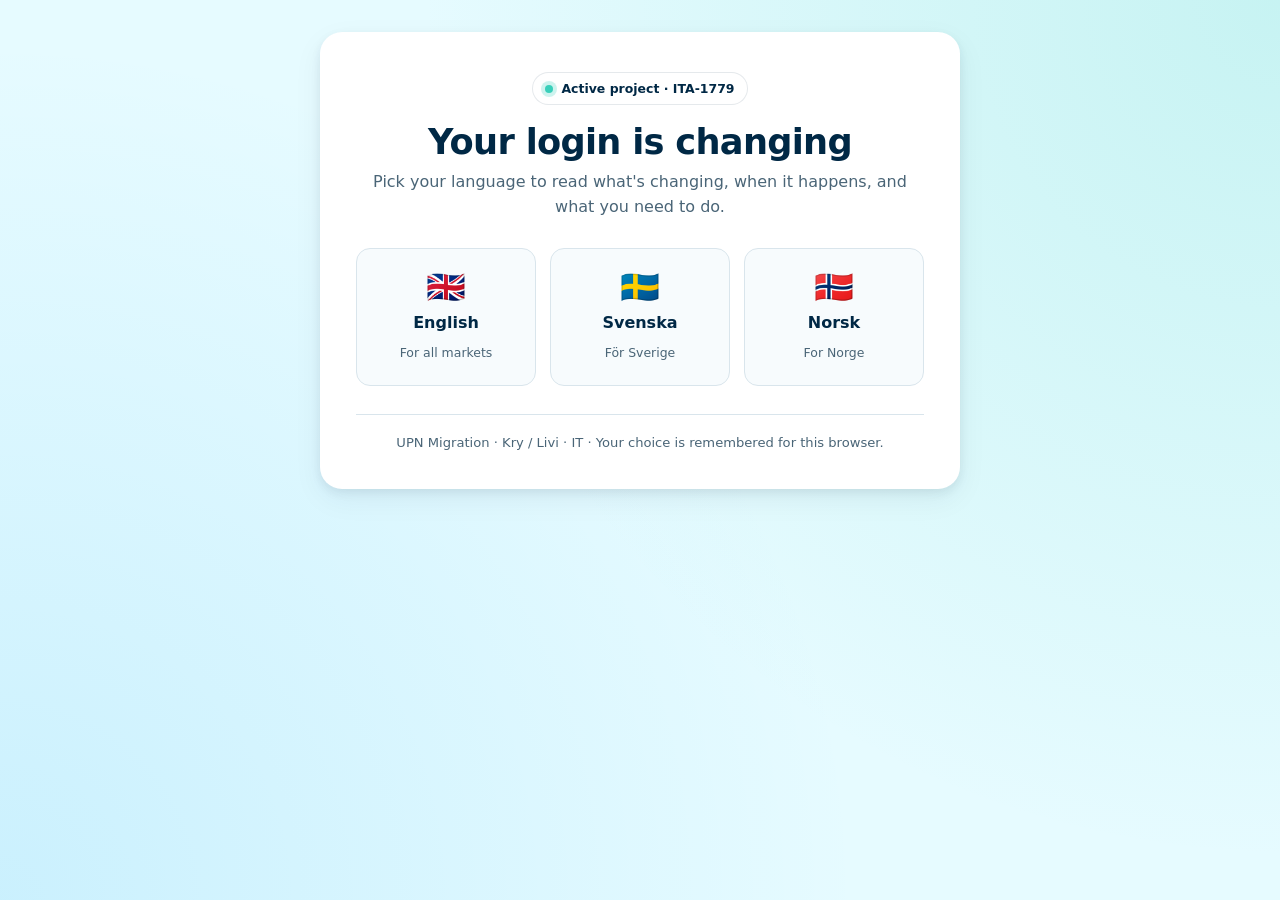
<file: index.html>
<!DOCTYPE html>
<html lang="en">
<head>
<meta charset="UTF-8" />
<meta name="viewport" content="width=device-width, initial-scale=1.0" />
<title>UPN Migration Hub | Kry/Livi</title>
<meta name="description" content="Pick your language to read about Kry/Livi's UPN migration." />
<meta name="robots" content="noindex,nofollow" />
<link rel="stylesheet" href="./assets/css/site.css" />
<script>
  // One-shot language picker: if a language was previously chosen, jump there.
  // EXCEPT when ?picker=1 is in the URL — that's the "Change language" entry point.
  // First-time visitors see the picker (now anchored to the top of the viewport
  // so it's immediately visible inside the SharePoint iframe).
  (function () {
    try {
      var params = new URLSearchParams(location.search);
      if (params.get('picker') === '1') return;
      var lang = localStorage.getItem('upn-hub-lang');
      if (lang === 'en' || lang === 'sv' || lang === 'no') {
        location.replace('./' + lang + '/');
      }
    } catch (e) { /* localStorage blocked — show picker */ }
  })();
</script>
<style>
  /* Local-only picker styling — separate from site.css to avoid coupling */
  body.picker {
    min-height: 100vh;
    display: flex;
    align-items: flex-start;
    justify-content: center;
    background:
      radial-gradient(circle at 100% 0%, rgba(57, 207, 186, 0.18), transparent 55%),
      radial-gradient(circle at 0% 100%, rgba(3, 163, 244, 0.12), transparent 55%),
      var(--blue-100);
    padding: 32px 24px;
  }
  .picker-card {
    background: white;
    padding: 40px 36px 36px;
    border-radius: var(--radius-lg);
    box-shadow: var(--shadow-md);
    max-width: 640px;
    width: 100%;
    text-align: center;
  }
  .picker-card .eyebrow {
    margin: 0 auto 18px;
  }
  .picker-card h1 {
    font-size: clamp(1.6rem, 3vw, 2.2rem);
    margin: 0 0 8px;
  }
  .picker-card p.lead {
    color: var(--text-muted);
    margin: 0 0 28px;
  }
  .lang-grid {
    display: grid;
    grid-template-columns: repeat(3, 1fr);
    gap: 14px;
  }
  @media (max-width: 540px) { .lang-grid { grid-template-columns: 1fr; } }
  .lang-grid a {
    display: flex;
    flex-direction: column;
    align-items: center;
    gap: 8px;
    padding: 22px 16px;
    background: var(--bg-soft);
    border: 1px solid var(--border);
    border-radius: var(--radius-md);
    text-decoration: none;
    color: var(--blue-900);
    font-weight: 600;
    transition: background 0.15s, border-color 0.15s, transform 0.15s;
  }
  .lang-grid a:hover {
    background: white;
    border-color: var(--primary-500);
    transform: translateY(-2px);
    text-decoration: none;
  }
  .lang-grid .flag { font-size: 2rem; line-height: 1; }
  .lang-grid .label { font-size: 1rem; }
  .lang-grid .sub { font-size: 0.78rem; color: var(--text-muted); font-weight: 500; }
  .picker-foot {
    margin-top: 28px;
    padding-top: 18px;
    border-top: 1px solid var(--border);
    color: var(--text-muted);
    font-size: 0.82rem;
  }
</style>
</head>
<body class="picker">

<main class="picker-card">
  <div class="eyebrow">Active project · ITA-1779</div>
  <h1>Your login is changing</h1>
  <p class="lead">Pick your language to read what's changing, when it happens, and what you need to do.</p>

  <div class="lang-grid" role="navigation" aria-label="Choose language">
    <a href="./en/" data-pick="en">
      <span class="flag" aria-hidden="true">🇬🇧</span>
      <span class="label">English</span>
      <span class="sub">For all markets</span>
    </a>
    <a href="./sv/" data-pick="sv">
      <span class="flag" aria-hidden="true">🇸🇪</span>
      <span class="label">Svenska</span>
      <span class="sub">För Sverige</span>
    </a>
    <a href="./no/" data-pick="no">
      <span class="flag" aria-hidden="true">🇳🇴</span>
      <span class="label">Norsk</span>
      <span class="sub">For Norge</span>
    </a>
  </div>

  <div class="picker-foot">
    UPN Migration · Kry / Livi · IT · Your choice is remembered for this browser.
  </div>
</main>

<script>
  // Persist language choice so subsequent visits skip the picker.
  document.querySelectorAll('.lang-grid a').forEach(function (link) {
    link.addEventListener('click', function () {
      try {
        localStorage.setItem('upn-hub-lang', link.getAttribute('data-pick'));
      } catch (e) { /* swallow — link still navigates */ }
    });
  });
</script>

</body>
</html>
</file>
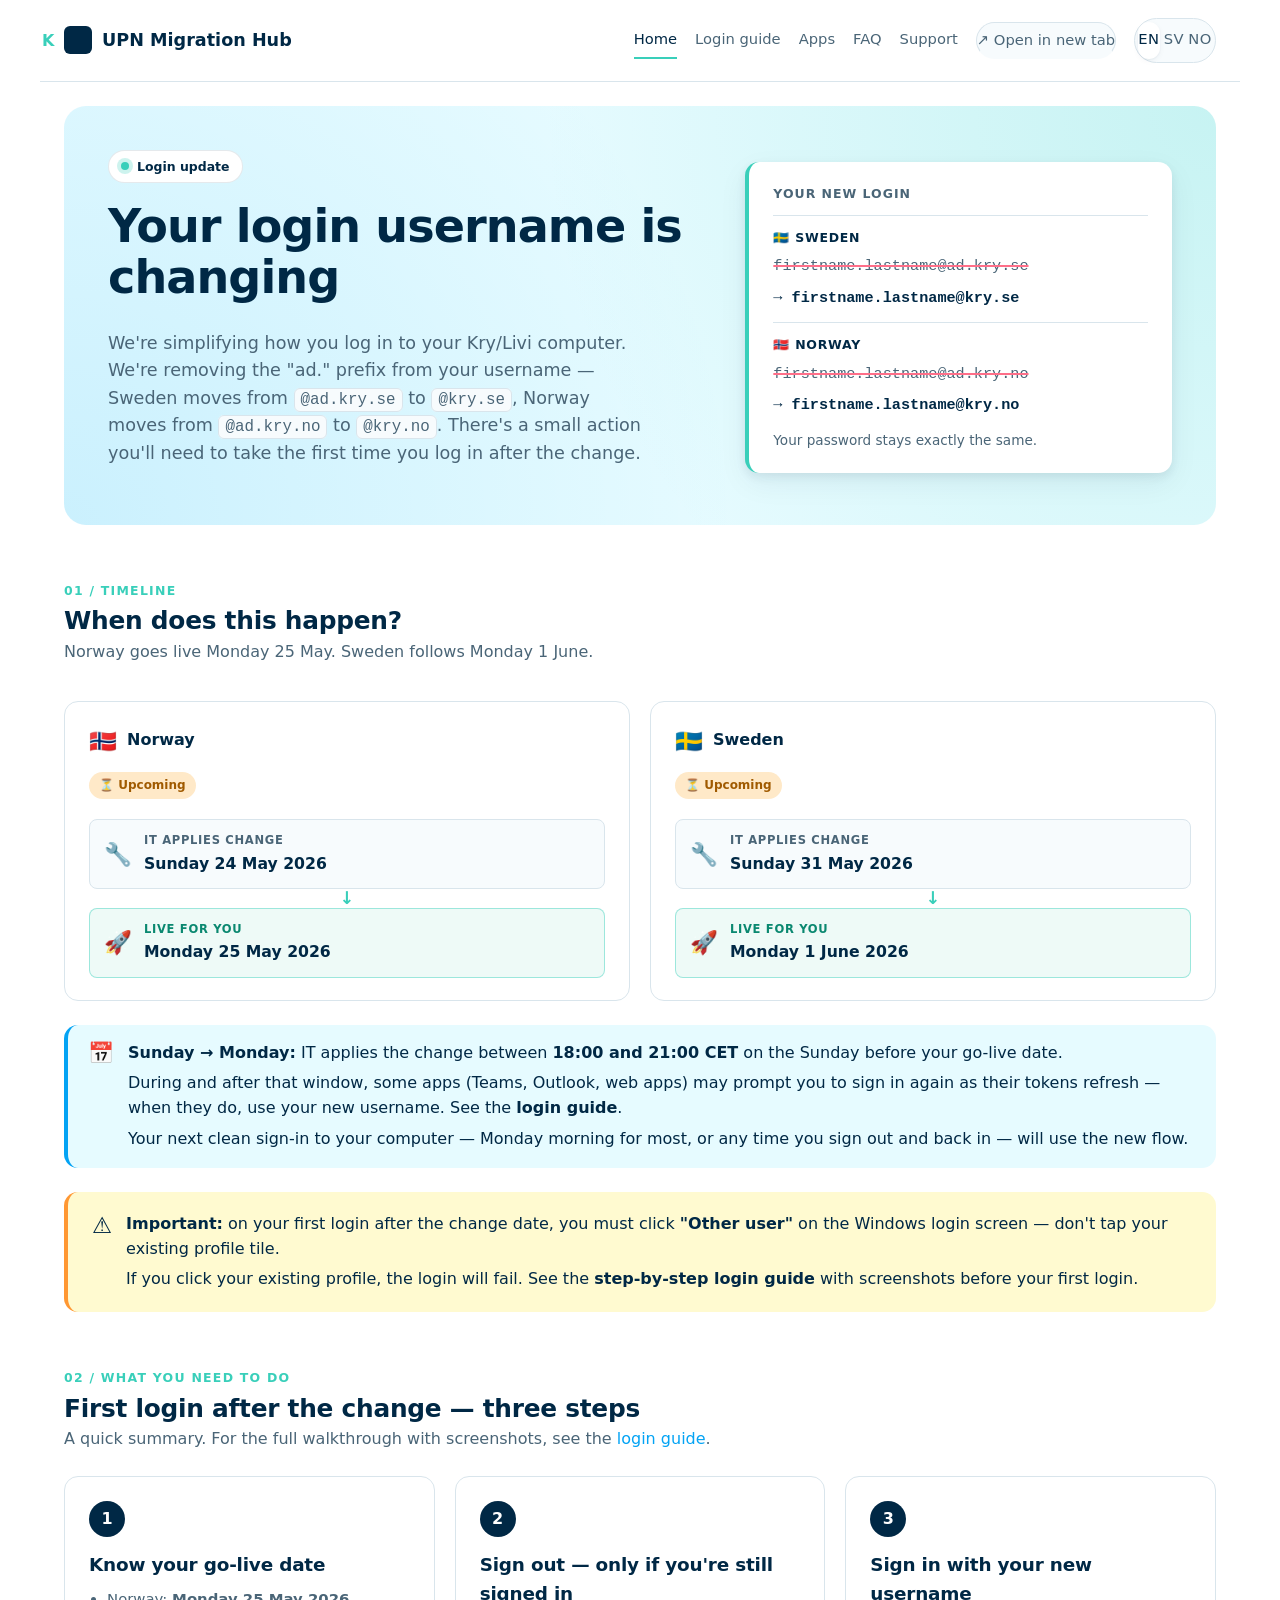
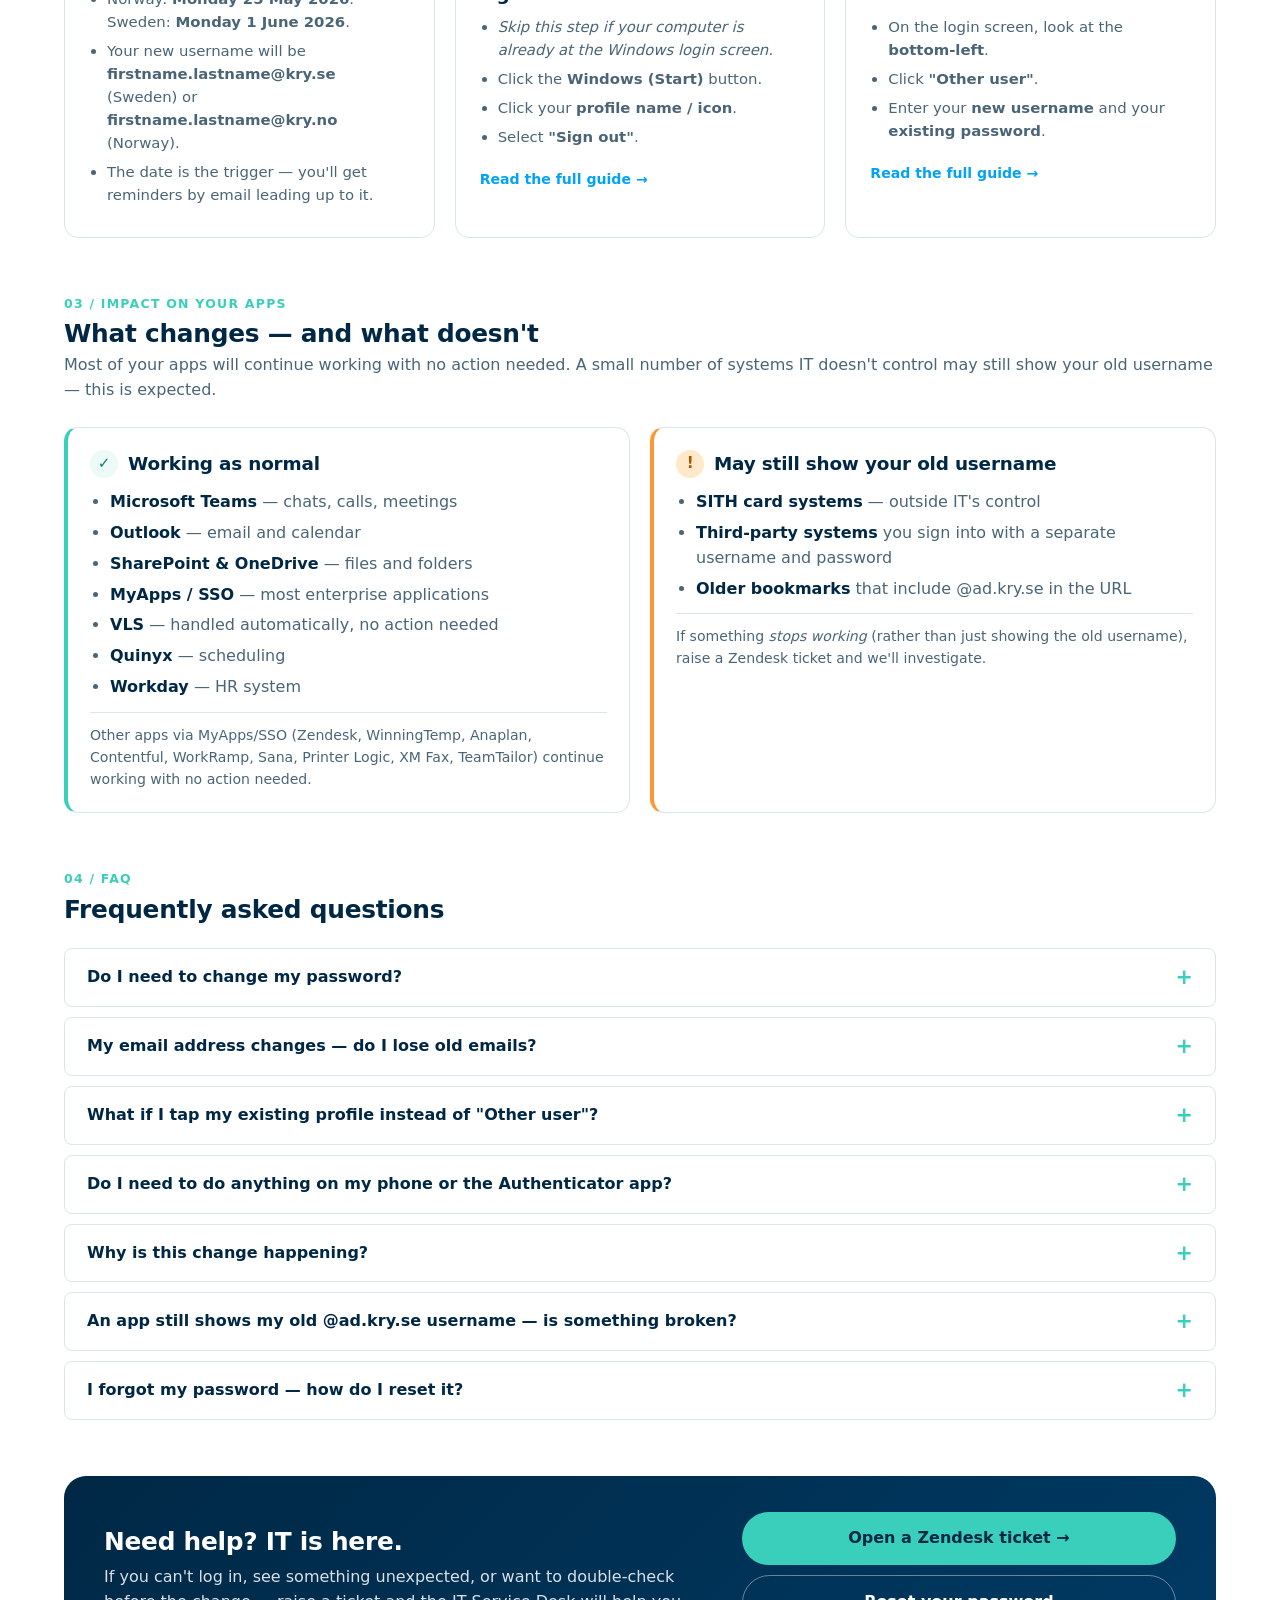
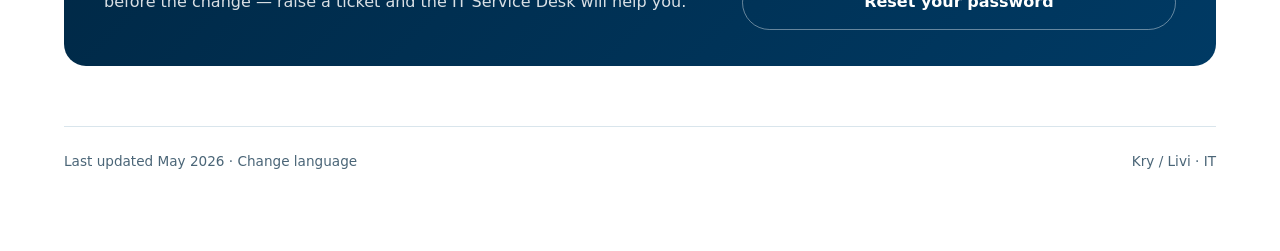
<file: en/index.html>
<!DOCTYPE html>
<html lang="en">
<head>
<meta charset="UTF-8" />
<meta name="viewport" content="width=device-width, initial-scale=1.0" />
<title>Your login is changing — UPN Migration Hub | Kry/Livi</title>
<meta name="description" content="Information about Kry/Livi's UPN migration: what's changing, when it happens, and what you need to do." />
<meta name="robots" content="noindex,nofollow" />
<link rel="stylesheet" href="../assets/css/site.css" />
</head>
<body data-page="home" data-lang="en">

<nav class="site-nav">
  <a href="./" class="brand">UPN Migration Hub</a>
  <div class="nav-links">
    <a href="./" class="nav-home">Home</a>
    <a href="./login-guide.html" class="nav-login">Login guide</a>
    <a href="#systems">Apps</a>
    <a href="#faq">FAQ</a>
    <a href="#support">Support</a>
    <a href="./" target="_blank" rel="noopener" class="new-tab" title="Open this page in a new browser tab">↗ Open in new tab</a>
    <span class="lang-toggle" role="group" aria-label="Language">
      <a href="../en/" class="active">EN</a>
      <a href="../sv/">SV</a>
      <a href="../no/">NO</a>
    </span>
  </div>
</nav>

<div class="page-wrap">

  <!-- HERO -->
  <header class="hero">
    <div class="hero-grid">
      <div>
        <div class="eyebrow">Login update</div>
        <h1>Your login username is changing</h1>
        <p class="lead">
          We're simplifying how you log in to your Kry/Livi computer. We're removing the "ad." prefix from your username — Sweden moves from <code>@ad.kry.se</code> to <code>@kry.se</code>, Norway moves from <code>@ad.kry.no</code> to <code>@kry.no</code>. There's a small action you'll need to take the first time you log in after the change.
        </p>
      </div>
      <div class="hero-key">
        <div class="label-row">Your new login</div>
        <div class="market-group">
          <div class="market-label">🇸🇪 Sweden</div>
          <div class="upn-line old">firstname.lastname@ad.kry.se</div>
          <div class="upn-line new">→ firstname.lastname@kry.se</div>
        </div>
        <div class="market-group">
          <div class="market-label">🇳🇴 Norway</div>
          <div class="upn-line old">firstname.lastname@ad.kry.no</div>
          <div class="upn-line new">→ firstname.lastname@kry.no</div>
        </div>
        <p class="pwd-note">Your password stays exactly the same.</p>
      </div>
    </div>
  </header>

  <!-- TIMELINE -->
  <section id="timeline">
    <div class="section-head">
      <div class="num">01 / TIMELINE</div>
      <h2>When does this happen?</h2>
      <p class="sub">Norway goes live Monday 25 May. Sweden follows Monday 1 June.</p>
    </div>

    <div class="status-row">
      <div class="country-card">
        <div class="flag-row">
          <span class="flag">🇳🇴</span>
          <span class="country-name">Norway</span>
        </div>
        <span class="status-pill">⏳ Upcoming</span>
        <div class="event-stack">
          <div class="event">
            <span class="event-icon">🔧</span>
            <div class="event-text">
              <span class="event-label">IT applies change</span>
              <span class="event-date">Sunday 24 May 2026</span>
            </div>
          </div>
          <div class="event-arrow">↓</div>
          <div class="event live">
            <span class="event-icon">🚀</span>
            <div class="event-text">
              <span class="event-label">Live for you</span>
              <span class="event-date">Monday 25 May 2026</span>
            </div>
          </div>
        </div>
      </div>
      <div class="country-card">
        <div class="flag-row">
          <span class="flag">🇸🇪</span>
          <span class="country-name">Sweden</span>
        </div>
        <span class="status-pill">⏳ Upcoming</span>
        <div class="event-stack">
          <div class="event">
            <span class="event-icon">🔧</span>
            <div class="event-text">
              <span class="event-label">IT applies change</span>
              <span class="event-date">Sunday 31 May 2026</span>
            </div>
          </div>
          <div class="event-arrow">↓</div>
          <div class="event live">
            <span class="event-icon">🚀</span>
            <div class="event-text">
              <span class="event-label">Live for you</span>
              <span class="event-date">Monday 1 June 2026</span>
            </div>
          </div>
        </div>
      </div>
    </div>

    <!-- SUNDAY/MONDAY NOTE -->
    <div class="info-note">
      <span class="info-note-icon">📅</span>
      <div>
        <p><strong>Sunday → Monday:</strong> IT applies the change between <strong>18:00 and 21:00 CET</strong> on the Sunday before your go-live date.</p>
        <p>During and after that window, some apps (Teams, Outlook, web apps) may prompt you to sign in again as their tokens refresh — when they do, use your new username. See the <a href="./login-guide.html"><strong>login guide</strong></a>.</p>
        <p>Your next clean sign-in to your computer — Monday morning for most, or any time you sign out and back in — will use the new flow.</p>
      </div>
    </div>
  </section>

  <!-- IMPORTANT CALLOUT -->
  <div class="callout">
    <span class="callout-icon">⚠️</span>
    <div>
      <p><strong>Important:</strong> on your first login after the change date, you must click <strong>"Other user"</strong> on the Windows login screen — don't tap your existing profile tile.</p>
      <p>If you click your existing profile, the login will fail. See the <a href="./login-guide.html"><strong>step-by-step login guide</strong></a> with screenshots before your first login.</p>
    </div>
  </div>

  <!-- ACTION STEPS -->
  <section id="steps">
    <div class="section-head">
      <div class="num">02 / WHAT YOU NEED TO DO</div>
      <h2>First login after the change — three steps</h2>
      <p class="sub">A quick summary. For the full walkthrough with screenshots, see the <a href="./login-guide.html">login guide</a>.</p>
    </div>

    <div class="steps">

      <div class="step">
        <div class="step-num">1</div>
        <h3>Know your go-live date</h3>
        <ul>
          <li>Norway: <strong>Monday 25 May 2026</strong>. Sweden: <strong>Monday 1 June 2026</strong>.</li>
          <li>Your new username will be <strong>firstname.lastname@kry.se</strong> (Sweden) or <strong>firstname.lastname@kry.no</strong> (Norway).</li>
          <li>The date is the trigger — you'll get reminders by email leading up to it.</li>
        </ul>
      </div>

      <div class="step">
        <div class="step-num">2</div>
        <h3>Sign out — only if you're still signed in</h3>
        <ul>
          <li><em>Skip this step if your computer is already at the Windows login screen.</em></li>
          <li>Click the <strong>Windows (Start)</strong> button.</li>
          <li>Click your <strong>profile name / icon</strong>.</li>
          <li>Select <strong>"Sign out"</strong>.</li>
        </ul>
        <a class="read-more" href="./login-guide.html#step-2">Read the full guide →</a>
      </div>

      <div class="step">
        <div class="step-num">3</div>
        <h3>Sign in with your new username</h3>
        <ul>
          <li>On the login screen, look at the <strong>bottom-left</strong>.</li>
          <li>Click <strong>"Other user"</strong>.</li>
          <li>Enter your <strong>new username</strong> and your <strong>existing password</strong>.</li>
        </ul>
        <a class="read-more" href="./login-guide.html#step-3">Read the full guide →</a>
      </div>

    </div>
  </section>

  <!-- APP IMPACT -->
  <section id="systems">
    <div class="section-head">
      <div class="num">03 / IMPACT ON YOUR APPS</div>
      <h2>What changes — and what doesn't</h2>
      <p class="sub">Most of your apps will continue working with no action needed. A small number of systems IT doesn't control may still show your old username — this is expected.</p>
    </div>

    <div class="impact-grid">
      <div class="impact-card good">
        <h3>
          <span class="impact-icon">✓</span>
          Working as normal
        </h3>
        <ul>
          <li><strong>Microsoft Teams</strong> — chats, calls, meetings</li>
          <li><strong>Outlook</strong> — email and calendar</li>
          <li><strong>SharePoint &amp; OneDrive</strong> — files and folders</li>
          <li><strong>MyApps / SSO</strong> — most enterprise applications</li>
          <li><strong>VLS</strong> — handled automatically, no action needed</li>
          <li><strong>Quinyx</strong> — scheduling</li>
          <li><strong>Workday</strong> — HR system</li>
        </ul>
        <p class="note">Other apps via MyApps/SSO (Zendesk, WinningTemp, Anaplan, Contentful, WorkRamp, Sana, Printer Logic, XM Fax, TeamTailor) continue working with no action needed.</p>
      </div>

      <div class="impact-card warn">
        <h3>
          <span class="impact-icon">!</span>
          May still show your old username
        </h3>
        <ul>
          <li><strong>SITH card systems</strong> — outside IT's control</li>
          <li><strong>Third-party systems</strong> you sign into with a separate username and password</li>
          <li><strong>Older bookmarks</strong> that include @ad.kry.se in the URL</li>
        </ul>
        <p class="note">If something <em>stops working</em> (rather than just showing the old username), raise a Zendesk ticket and we'll investigate.</p>
      </div>
    </div>
  </section>

  <!-- FAQ -->
  <section id="faq">
    <div class="section-head">
      <div class="num">04 / FAQ</div>
      <h2>Frequently asked questions</h2>
    </div>

    <div class="faq-list">

      <details class="faq-item">
        <summary>Do I need to change my password?</summary>
        <div class="faq-body">No. Your password stays exactly the same. Only the part after the "@" symbol in your username changes. If you do need to reset your password at any point, you can use <a href="https://aka.ms/sspr" target="_top" rel="noopener">Self-Service Password Reset (aka.ms/sspr)</a>.</div>
      </details>

      <details class="faq-item">
        <summary>My email address changes — do I lose old emails?</summary>
        <div class="faq-body">No. Your mailbox, calendar, contacts and all historic emails are kept. The old <code>@ad.kry.se</code> address is kept as a secondary address so emails sent to your old address will still arrive in the same inbox.</div>
      </details>

      <details class="faq-item">
        <summary>What if I tap my existing profile instead of "Other user"?</summary>
        <div class="faq-body">The login will fail. Sign out and start again — this time, click "Other user" at the bottom-left and enter your new username (<code>firstname.lastname@kry.se</code>). The full walkthrough with screenshots is on the <a href="./login-guide.html">login guide page</a>.</div>
      </details>

      <details class="faq-item">
        <summary>Do I need to do anything on my phone or the Authenticator app?</summary>
        <div class="faq-body">No. Your MFA stays exactly the same — SMS code (default) or the Authenticator app if you've set it up. You may be asked to sign in to Teams or Outlook mobile once after the change — use your new username. If anything looks unexpected, raise a Zendesk ticket.</div>
      </details>

      <details class="faq-item">
        <summary>Why is this change happening?</summary>
        <div class="faq-body">It simplifies your login: one consistent address (<code>@kry.se</code> / <code>@kry.no</code>) that matches your email. Most importantly, we want everyone who is at Kry to follow the same standard. Livi too will soon be gone in the UK and France and replaced with Kry, so the timing makes sense to do this now.</div>
      </details>

      <details class="faq-item">
        <summary>An app still shows my old @ad.kry.se username — is something broken?</summary>
        <div class="faq-body">Probably not. Some third-party systems (especially anything outside Microsoft and your SSO) keep their own copy of your username. These can't always be updated by IT. If the app still works, no action is needed. If it stops working, raise a Zendesk ticket and we'll investigate.</div>
      </details>

      <details class="faq-item">
        <summary>I forgot my password — how do I reset it?</summary>
        <div class="faq-body">Use <a href="https://aka.ms/sspr" target="_top" rel="noopener">aka.ms/sspr</a> — Microsoft's Self-Service Password Reset. Works whether your username is the old or new one. <strong>Note:</strong> SSPR only works if your personal email is correctly registered in Workday — if it fails, raise a Zendesk ticket.</div>
      </details>

    </div>
  </section>

  <!-- SUPPORT -->
  <section id="support">
    <div class="support-banner">
      <div>
        <h2>Need help? IT is here.</h2>
        <p>If you can't log in, see something unexpected, or want to double-check before the change — raise a ticket and the IT Service Desk will help you.</p>
      </div>
      <div class="support-cta">
        <a href="https://ask-it.kry.se/hc/en-us" target="_top" rel="noopener" class="btn">Open a Zendesk ticket →</a>
        <a href="https://aka.ms/sspr" target="_top" rel="noopener" class="btn btn-outline">Reset your password</a>
      </div>
    </div>
  </section>

  <footer class="site-footer">
    <div>Last updated May 2026 · <a href="/?picker=1">Change language</a></div>
    <div>Kry / Livi · IT</div>
  </footer>

</div>

</body>
</html>
</file>
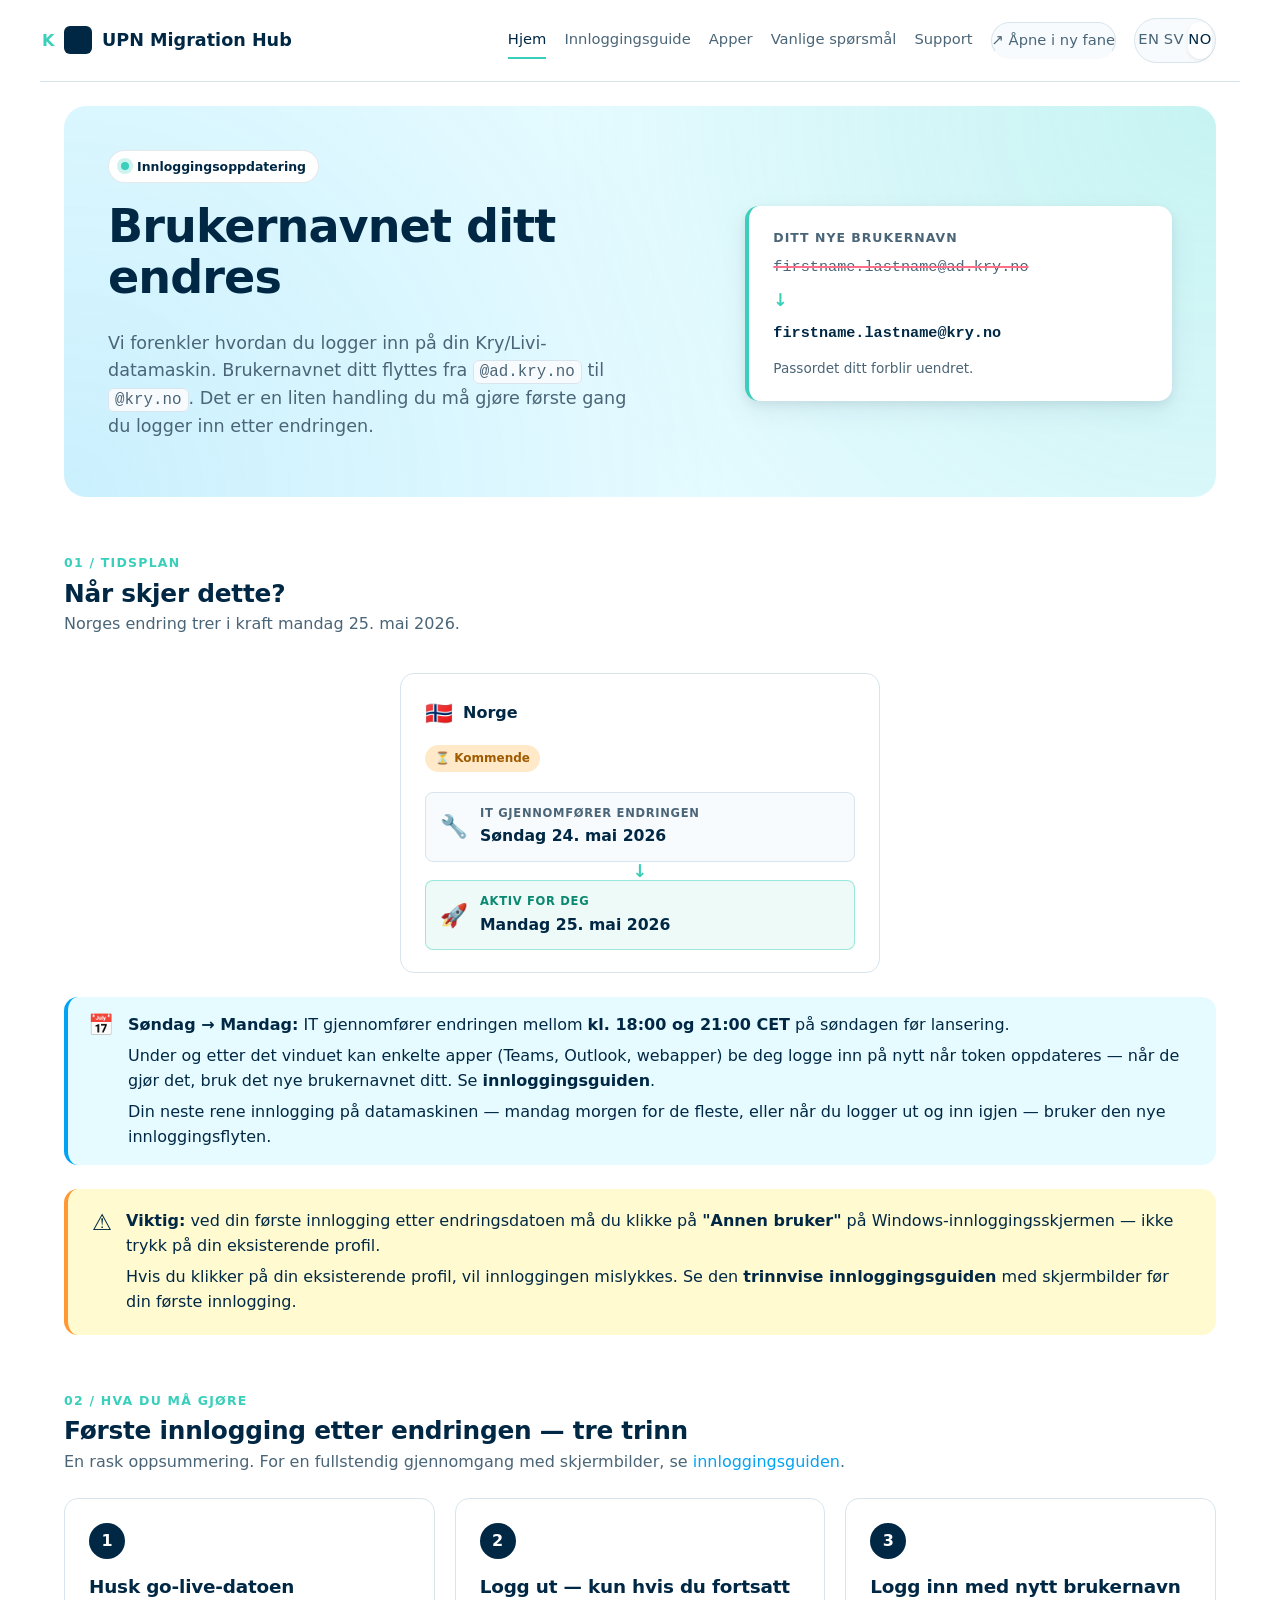
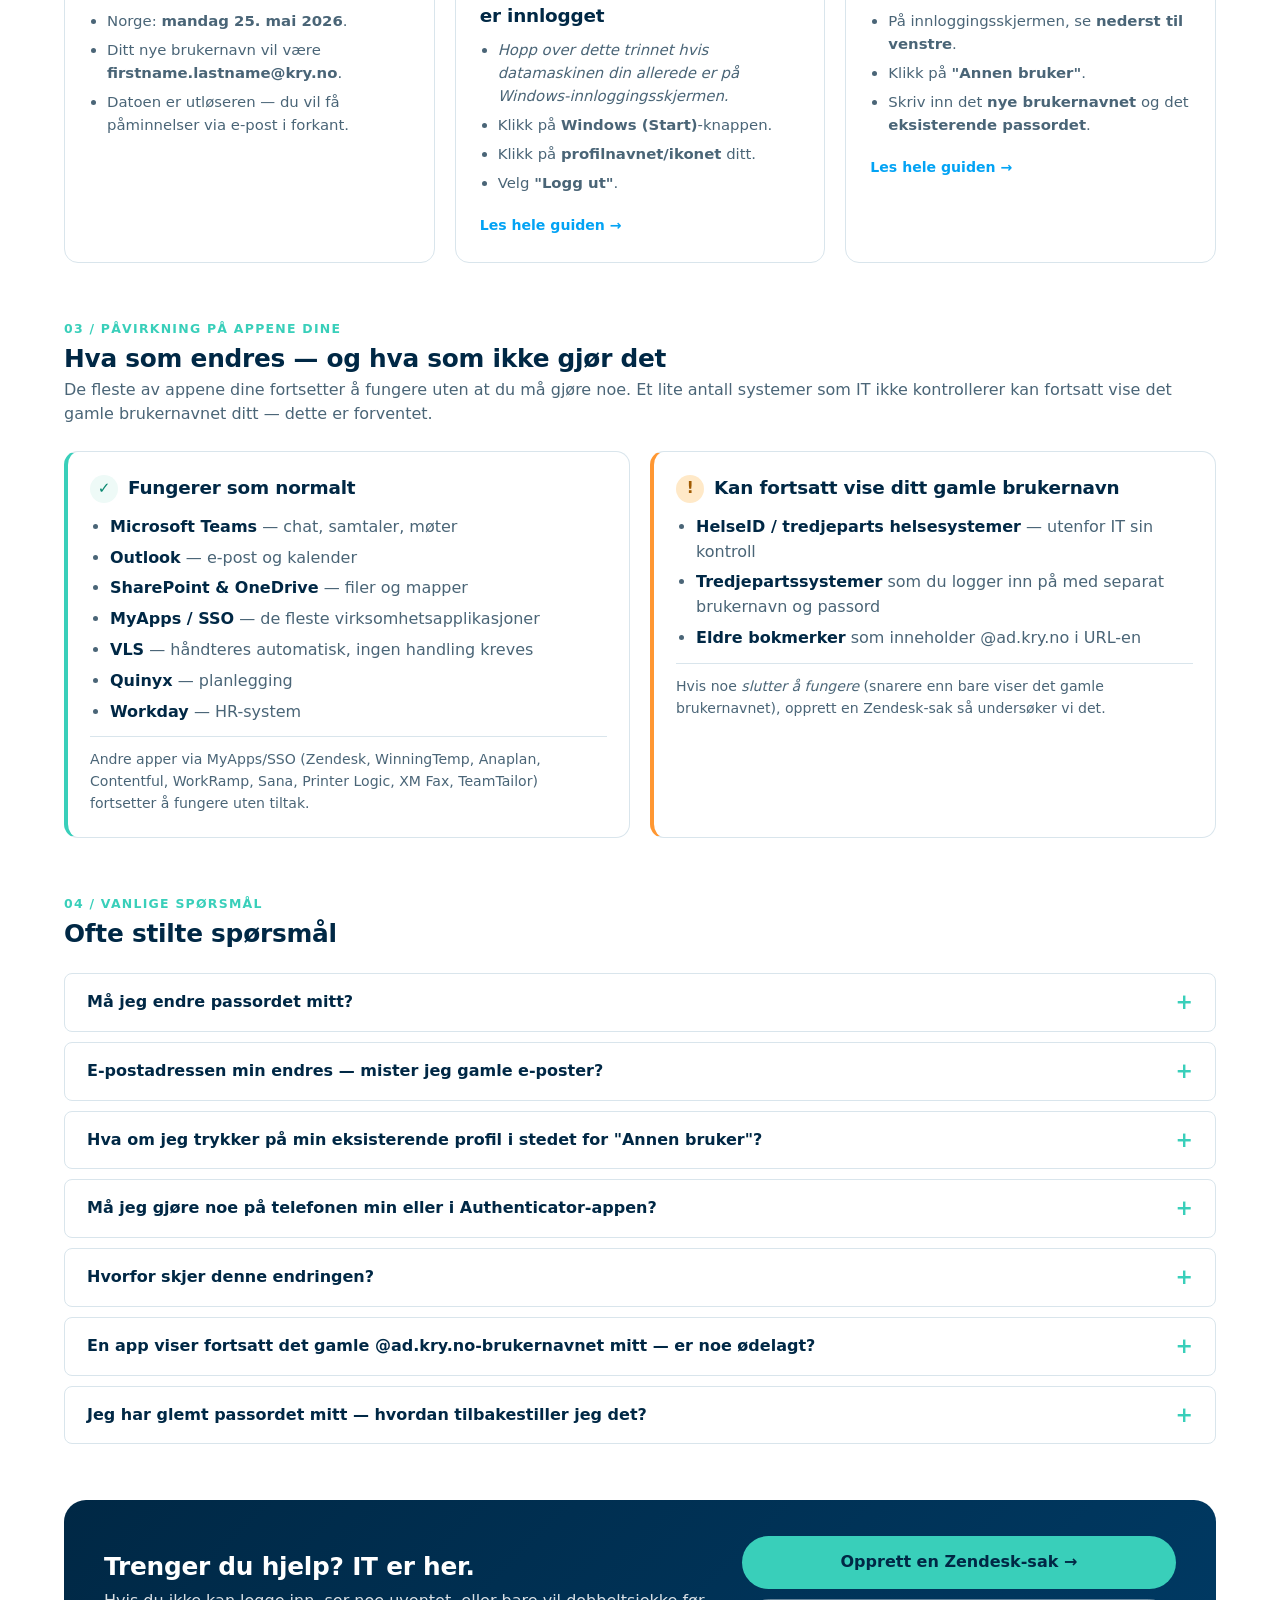
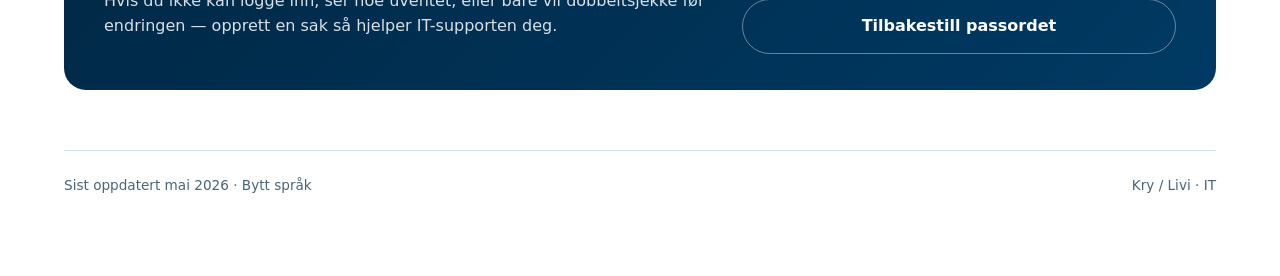
<file: no/index.html>
<!DOCTYPE html>
<html lang="no">
<head>
<meta charset="UTF-8" />
<meta name="viewport" content="width=device-width, initial-scale=1.0" />
<title>Brukernavnet ditt endres — UPN Migration Hub | Kry/Livi</title>
<meta name="description" content="Informasjon om Kry/Livis UPN-migrering: hva som endres, når det skjer og hva du må gjøre." />
<meta name="robots" content="noindex,nofollow" />
<link rel="stylesheet" href="../assets/css/site.css" />
</head>
<body data-page="home" data-lang="no">
<!-- AUTO-TRANSLATED (NORSK) — initial machine translation, with help from the original Norwegian sign-out guide. Needs human review by a Norwegian-fluent reviewer before final publish. DOM structure mirrors /en/. -->

<nav class="site-nav">
  <a href="./" class="brand">UPN Migration Hub</a>
  <div class="nav-links">
    <a href="./" class="nav-home">Hjem</a>
    <a href="./login-guide.html" class="nav-login">Innloggingsguide</a>
    <a href="#systems">Apper</a>
    <a href="#faq">Vanlige spørsmål</a>
    <a href="#support">Support</a>
    <a href="./" target="_blank" rel="noopener" class="new-tab" title="Åpne denne siden i en ny nettleserfane">↗ Åpne i ny fane</a>
    <span class="lang-toggle" role="group" aria-label="Språk">
      <a href="../en/">EN</a>
      <a href="../sv/">SV</a>
      <a href="../no/" class="active">NO</a>
    </span>
  </div>
</nav>

<div class="page-wrap">

  <!-- HERO -->
  <header class="hero">
    <div class="hero-grid">
      <div>
        <div class="eyebrow">Innloggingsoppdatering</div>
        <h1>Brukernavnet ditt endres</h1>
        <p class="lead">
          Vi forenkler hvordan du logger inn på din Kry/Livi-datamaskin. Brukernavnet ditt flyttes fra <code>@ad.kry.no</code> til <code>@kry.no</code>. Det er en liten handling du må gjøre første gang du logger inn etter endringen.
        </p>
      </div>
      <div class="hero-key">
        <div class="label-row">Ditt nye brukernavn</div>
        <div class="upn-line old">firstname.lastname@ad.kry.no</div>
        <div class="arrow">↓</div>
        <div class="upn-line new">firstname.lastname@kry.no</div>
        <p class="pwd-note">Passordet ditt forblir uendret.</p>
      </div>
    </div>
  </header>

  <!-- TIDSPLAN -->
  <section id="timeline">
    <div class="section-head">
      <div class="num">01 / TIDSPLAN</div>
      <h2>Når skjer dette?</h2>
      <p class="sub">Norges endring trer i kraft mandag 25. mai 2026.</p>
    </div>

    <div class="status-row solo">
      <div class="country-card">
        <div class="flag-row">
          <span class="flag">🇳🇴</span>
          <span class="country-name">Norge</span>
        </div>
        <span class="status-pill">⏳ Kommende</span>
        <div class="event-stack">
          <div class="event">
            <span class="event-icon">🔧</span>
            <div class="event-text">
              <span class="event-label">IT gjennomfører endringen</span>
              <span class="event-date">Søndag 24. mai 2026</span>
            </div>
          </div>
          <div class="event-arrow">↓</div>
          <div class="event live">
            <span class="event-icon">🚀</span>
            <div class="event-text">
              <span class="event-label">Aktiv for deg</span>
              <span class="event-date">Mandag 25. mai 2026</span>
            </div>
          </div>
        </div>
      </div>
    </div>

    <!-- SØNDAG/MANDAG-MERKNAD -->
    <div class="info-note">
      <span class="info-note-icon">📅</span>
      <div>
        <p><strong>Søndag → Mandag:</strong> IT gjennomfører endringen mellom <strong>kl. 18:00 og 21:00 CET</strong> på søndagen før lansering.</p>
        <p>Under og etter det vinduet kan enkelte apper (Teams, Outlook, webapper) be deg logge inn på nytt når token oppdateres — når de gjør det, bruk det nye brukernavnet ditt. Se <a href="./login-guide.html"><strong>innloggingsguiden</strong></a>.</p>
        <p>Din neste rene innlogging på datamaskinen — mandag morgen for de fleste, eller når du logger ut og inn igjen — bruker den nye innloggingsflyten.</p>
      </div>
    </div>
  </section>

  <!-- VIKTIG VARSEL -->
  <div class="callout">
    <span class="callout-icon">⚠️</span>
    <div>
      <p><strong>Viktig:</strong> ved din første innlogging etter endringsdatoen må du klikke på <strong>"Annen bruker"</strong> på Windows-innloggingsskjermen — ikke trykk på din eksisterende profil.</p>
      <p>Hvis du klikker på din eksisterende profil, vil innloggingen mislykkes. Se den <a href="./login-guide.html"><strong>trinnvise innloggingsguiden</strong></a> med skjermbilder før din første innlogging.</p>
    </div>
  </div>

  <!-- HANDLINGSTRINN -->
  <section id="steps">
    <div class="section-head">
      <div class="num">02 / HVA DU MÅ GJØRE</div>
      <h2>Første innlogging etter endringen — tre trinn</h2>
      <p class="sub">En rask oppsummering. For en fullstendig gjennomgang med skjermbilder, se <a href="./login-guide.html">innloggingsguiden</a>.</p>
    </div>

    <div class="steps">

      <div class="step">
        <div class="step-num">1</div>
        <h3>Husk go-live-datoen</h3>
        <ul>
          <li>Norge: <strong>mandag 25. mai 2026</strong>.</li>
          <li>Ditt nye brukernavn vil være <strong>firstname.lastname@kry.no</strong>.</li>
          <li>Datoen er utløseren — du vil få påminnelser via e-post i forkant.</li>
        </ul>
      </div>

      <div class="step">
        <div class="step-num">2</div>
        <h3>Logg ut — kun hvis du fortsatt er innlogget</h3>
        <ul>
          <li><em>Hopp over dette trinnet hvis datamaskinen din allerede er på Windows-innloggingsskjermen.</em></li>
          <li>Klikk på <strong>Windows (Start)</strong>-knappen.</li>
          <li>Klikk på <strong>profilnavnet/ikonet</strong> ditt.</li>
          <li>Velg <strong>"Logg ut"</strong>.</li>
        </ul>
        <a class="read-more" href="./login-guide.html#step-2">Les hele guiden →</a>
      </div>

      <div class="step">
        <div class="step-num">3</div>
        <h3>Logg inn med nytt brukernavn</h3>
        <ul>
          <li>På innloggingsskjermen, se <strong>nederst til venstre</strong>.</li>
          <li>Klikk på <strong>"Annen bruker"</strong>.</li>
          <li>Skriv inn det <strong>nye brukernavnet</strong> og det <strong>eksisterende passordet</strong>.</li>
        </ul>
        <a class="read-more" href="./login-guide.html#step-3">Les hele guiden →</a>
      </div>

    </div>
  </section>

  <!-- APP-PÅVIRKNING -->
  <section id="systems">
    <div class="section-head">
      <div class="num">03 / PÅVIRKNING PÅ APPENE DINE</div>
      <h2>Hva som endres — og hva som ikke gjør det</h2>
      <p class="sub">De fleste av appene dine fortsetter å fungere uten at du må gjøre noe. Et lite antall systemer som IT ikke kontrollerer kan fortsatt vise det gamle brukernavnet ditt — dette er forventet.</p>
    </div>

    <div class="impact-grid">
      <div class="impact-card good">
        <h3>
          <span class="impact-icon">✓</span>
          Fungerer som normalt
        </h3>
        <ul>
          <li><strong>Microsoft Teams</strong> — chat, samtaler, møter</li>
          <li><strong>Outlook</strong> — e-post og kalender</li>
          <li><strong>SharePoint &amp; OneDrive</strong> — filer og mapper</li>
          <li><strong>MyApps / SSO</strong> — de fleste virksomhetsapplikasjoner</li>
          <li><strong>VLS</strong> — håndteres automatisk, ingen handling kreves</li>
          <li><strong>Quinyx</strong> — planlegging</li>
          <li><strong>Workday</strong> — HR-system</li>
        </ul>
        <p class="note">Andre apper via MyApps/SSO (Zendesk, WinningTemp, Anaplan, Contentful, WorkRamp, Sana, Printer Logic, XM Fax, TeamTailor) fortsetter å fungere uten tiltak.</p>
      </div>

      <div class="impact-card warn">
        <h3>
          <span class="impact-icon">!</span>
          Kan fortsatt vise ditt gamle brukernavn
        </h3>
        <ul>
          <li><strong>HelseID / tredjeparts helsesystemer</strong> — utenfor IT sin kontroll</li>
          <li><strong>Tredjepartssystemer</strong> som du logger inn på med separat brukernavn og passord</li>
          <li><strong>Eldre bokmerker</strong> som inneholder @ad.kry.no i URL-en</li>
        </ul>
        <p class="note">Hvis noe <em>slutter å fungere</em> (snarere enn bare viser det gamle brukernavnet), opprett en Zendesk-sak så undersøker vi det.</p>
      </div>
    </div>
  </section>

  <!-- VANLIGE SPØRSMÅL -->
  <section id="faq">
    <div class="section-head">
      <div class="num">04 / VANLIGE SPØRSMÅL</div>
      <h2>Ofte stilte spørsmål</h2>
    </div>

    <div class="faq-list">

      <details class="faq-item">
        <summary>Må jeg endre passordet mitt?</summary>
        <div class="faq-body">Nei. Passordet ditt forblir helt uendret. Bare delen etter "@"-symbolet i brukernavnet ditt endres. Hvis du trenger å tilbakestille passordet på et tidspunkt, kan du bruke <a href="https://aka.ms/sspr" target="_top" rel="noopener">Selvbetjent tilbakestilling av passord (aka.ms/sspr)</a>.</div>
      </details>

      <details class="faq-item">
        <summary>E-postadressen min endres — mister jeg gamle e-poster?</summary>
        <div class="faq-body">Nei. Postkassen din, kalender, kontakter og all historisk e-post beholdes. Den gamle <code>@ad.kry.no</code>-adressen beholdes som en sekundær adresse, så e-poster sendt til den gamle adressen vil fortsatt komme frem til samme innboks.</div>
      </details>

      <details class="faq-item">
        <summary>Hva om jeg trykker på min eksisterende profil i stedet for "Annen bruker"?</summary>
        <div class="faq-body">Innloggingen vil mislykkes. Logg ut og start på nytt — denne gangen, klikk på "Annen bruker" nederst til venstre og skriv inn det nye brukernavnet ditt (<code>firstname.lastname@kry.no</code>). Den fullstendige gjennomgangen med skjermbilder finner du på <a href="./login-guide.html">innloggingsguidesiden</a>.</div>
      </details>

      <details class="faq-item">
        <summary>Må jeg gjøre noe på telefonen min eller i Authenticator-appen?</summary>
        <div class="faq-body">Nei. MFA-en din forblir akkurat den samme — SMS-kode (standard) eller Authenticator-appen hvis du har satt den opp. Du kan bli bedt om å logge inn på Teams eller Outlook mobil én gang etter endringen — bruk det nye brukernavnet ditt. Hvis noe ser uventet ut, opprett en Zendesk-sak.</div>
      </details>

      <details class="faq-item">
        <summary>Hvorfor skjer denne endringen?</summary>
        <div class="faq-body">Det forenkler innloggingen din: én konsekvent adresse (<code>@kry.se</code> / <code>@kry.no</code>) som samsvarer med e-posten din. Viktigst av alt ønsker vi at alle som er på Kry skal følge samme standard. Livi vil også snart forsvinne i Storbritannia og Frankrike og erstattes med Kry, så tidspunktet gir mening for å gjøre dette nå.</div>
      </details>

      <details class="faq-item">
        <summary>En app viser fortsatt det gamle @ad.kry.no-brukernavnet mitt — er noe ødelagt?</summary>
        <div class="faq-body">Sannsynligvis ikke. Noen tredjepartssystemer (særlig de utenfor Microsoft og SSO-en vår) beholder sin egen kopi av brukernavnet ditt. Disse kan ikke alltid oppdateres av IT. Hvis appen fortsatt fungerer, trenger du ikke gjøre noe. Hvis den slutter å fungere, opprett en Zendesk-sak så undersøker vi det.</div>
      </details>

      <details class="faq-item">
        <summary>Jeg har glemt passordet mitt — hvordan tilbakestiller jeg det?</summary>
        <div class="faq-body">Bruk <a href="https://aka.ms/sspr" target="_top" rel="noopener">aka.ms/sspr</a> — Microsofts selvbetjente tilbakestilling av passord. Fungerer enten brukernavnet ditt er det gamle eller det nye. <strong>Merk:</strong> SSPR fungerer kun hvis din personlige e-postadresse er korrekt registrert i Workday — hvis det mislykkes, opprett en Zendesk-sak.</div>
      </details>

    </div>
  </section>

  <!-- SUPPORT -->
  <section id="support">
    <div class="support-banner">
      <div>
        <h2>Trenger du hjelp? IT er her.</h2>
        <p>Hvis du ikke kan logge inn, ser noe uventet, eller bare vil dobbeltsjekke før endringen — opprett en sak så hjelper IT-supporten deg.</p>
      </div>
      <div class="support-cta">
        <a href="https://ask-it.kry.se/hc/en-us" target="_top" rel="noopener" class="btn">Opprett en Zendesk-sak →</a>
        <a href="https://aka.ms/sspr" target="_top" rel="noopener" class="btn btn-outline">Tilbakestill passordet</a>
      </div>
    </div>
  </section>

  <footer class="site-footer">
    <div>Sist oppdatert mai 2026 · <a href="/?picker=1">Bytt språk</a></div>
    <div>Kry / Livi · IT</div>
  </footer>

</div>

</body>
</html>
</file>
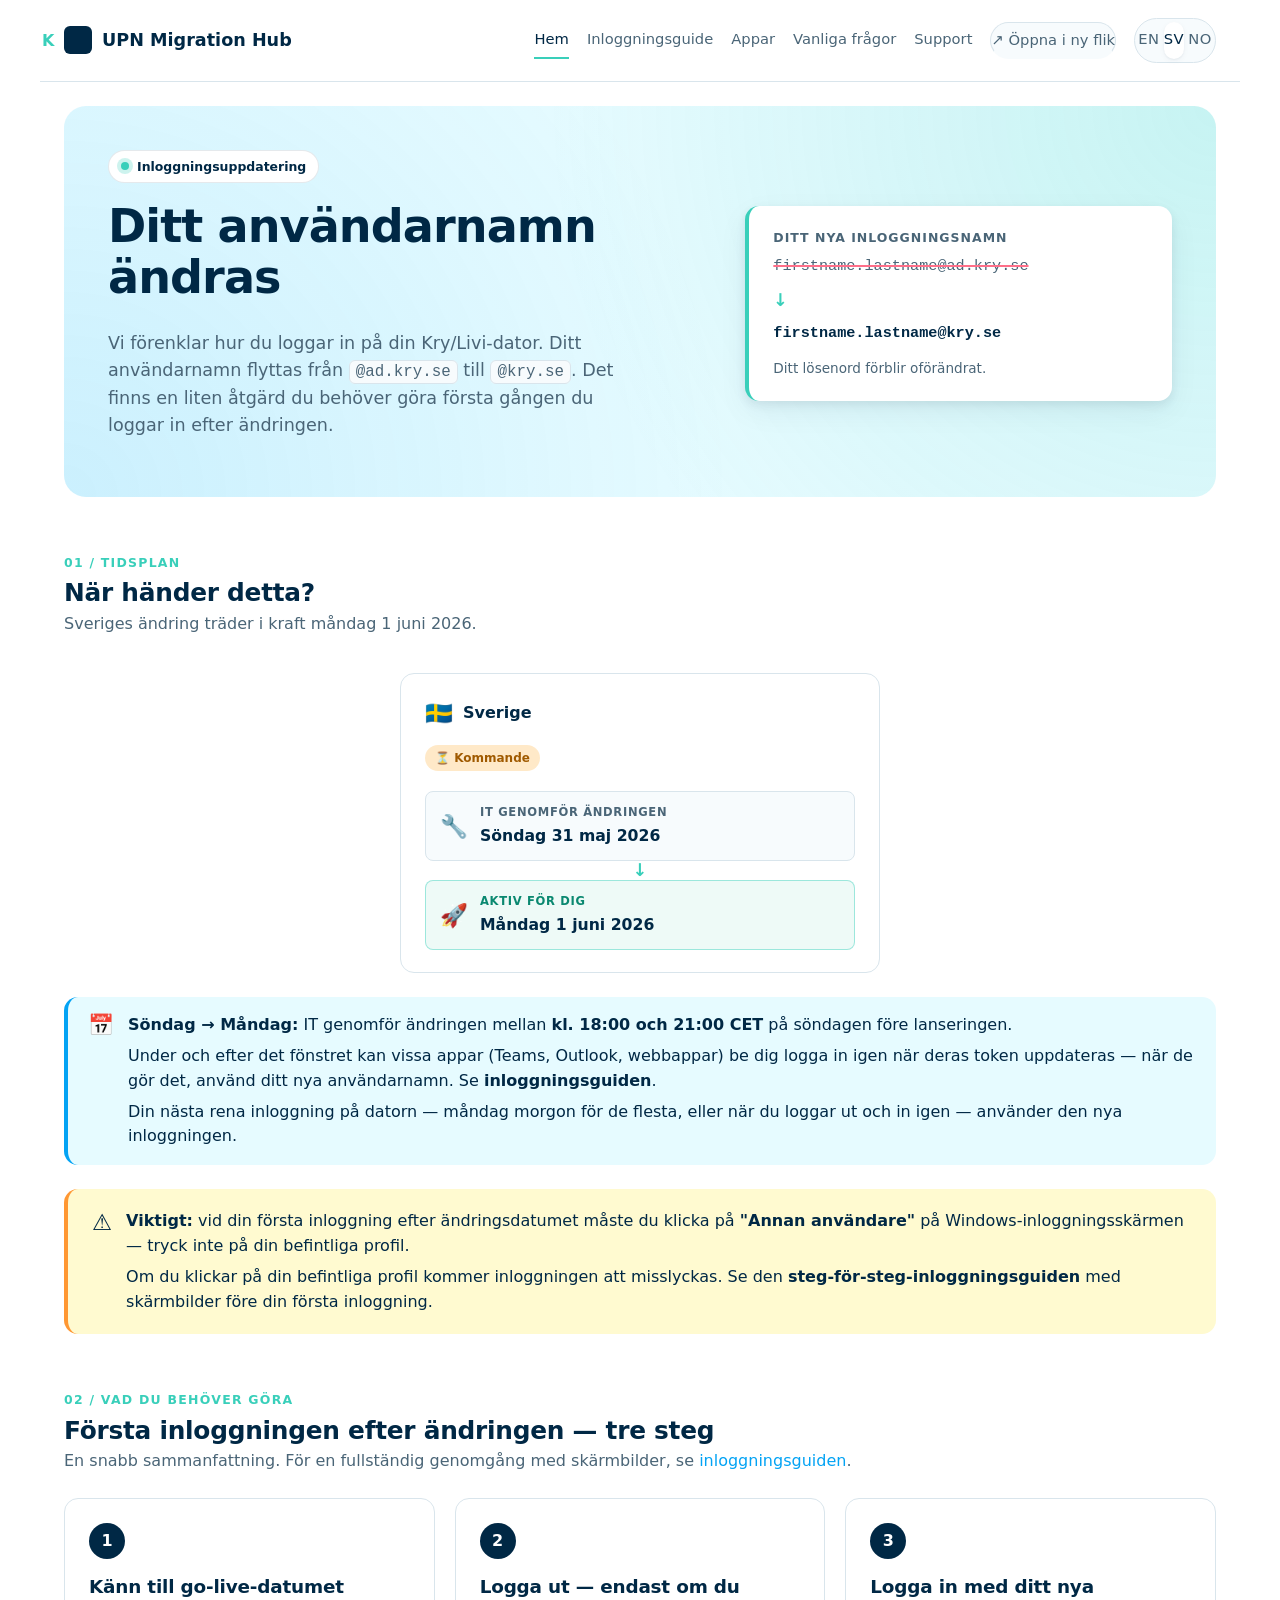
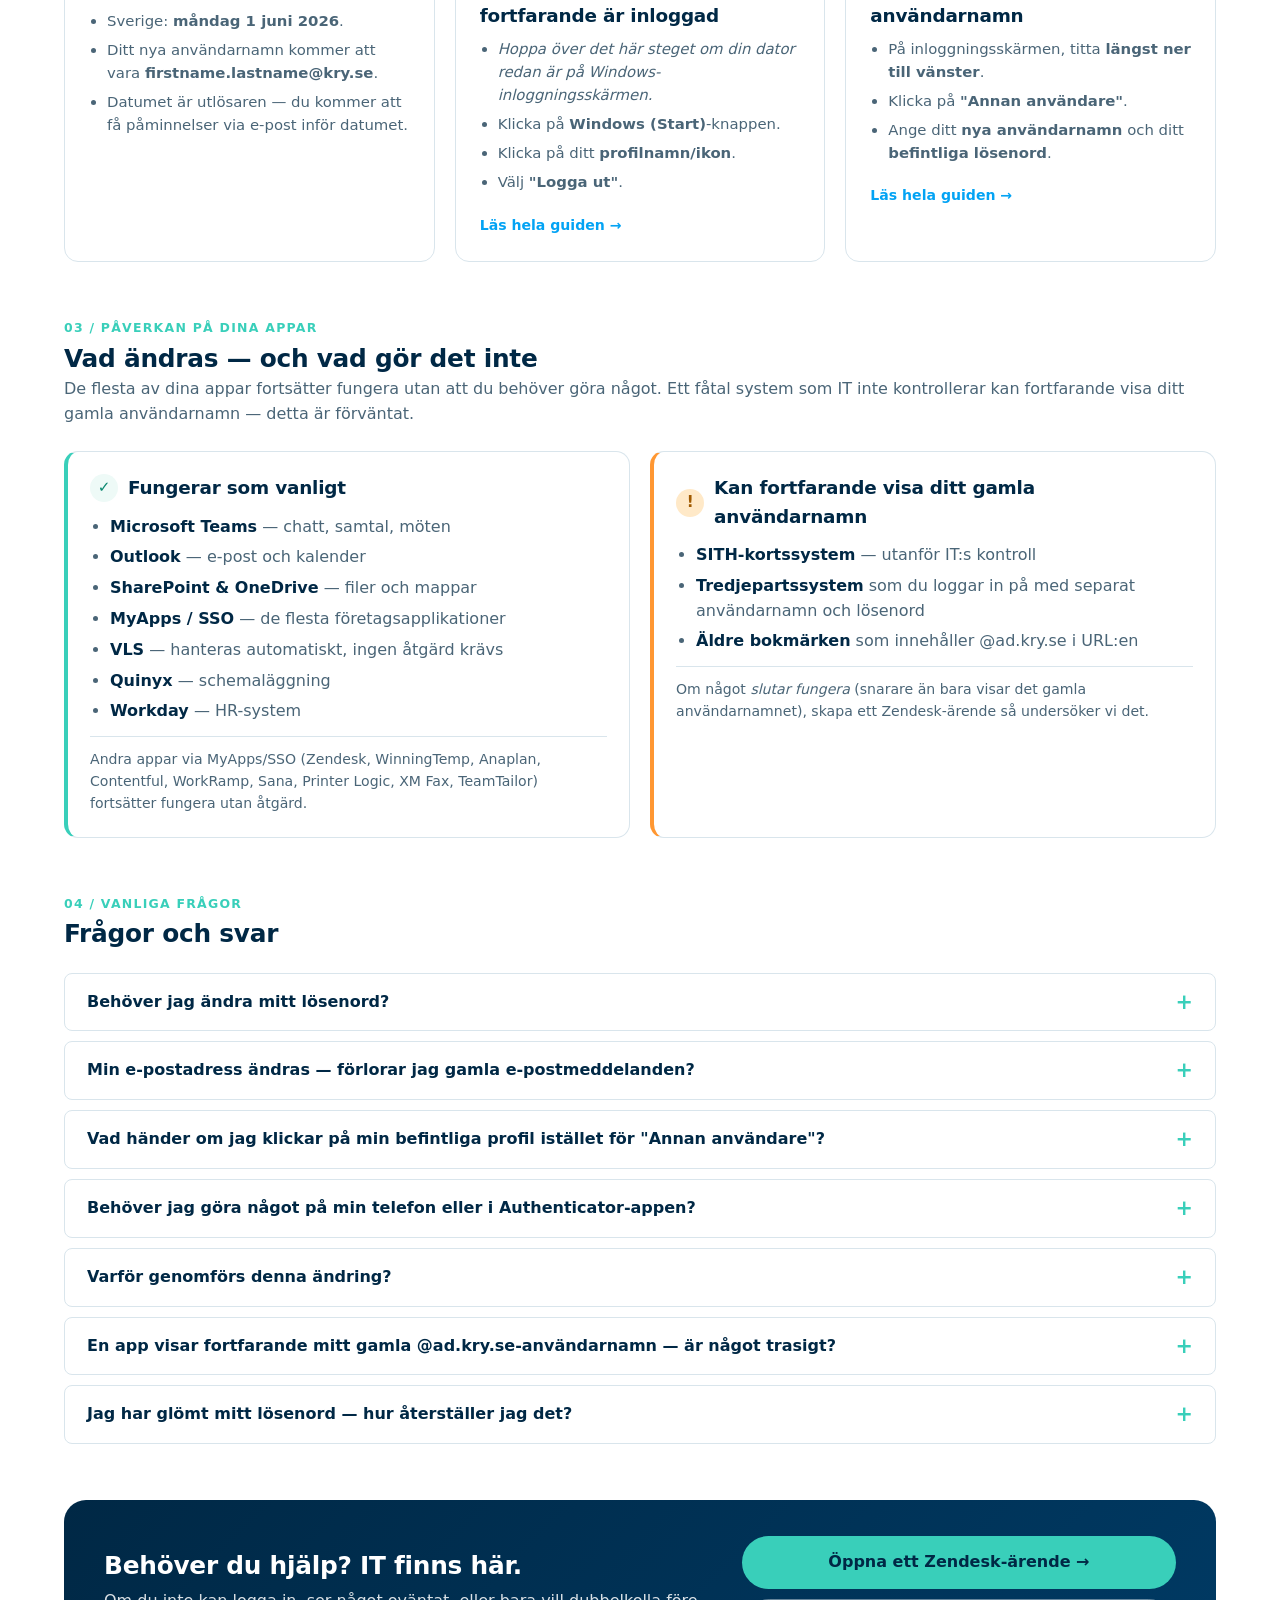
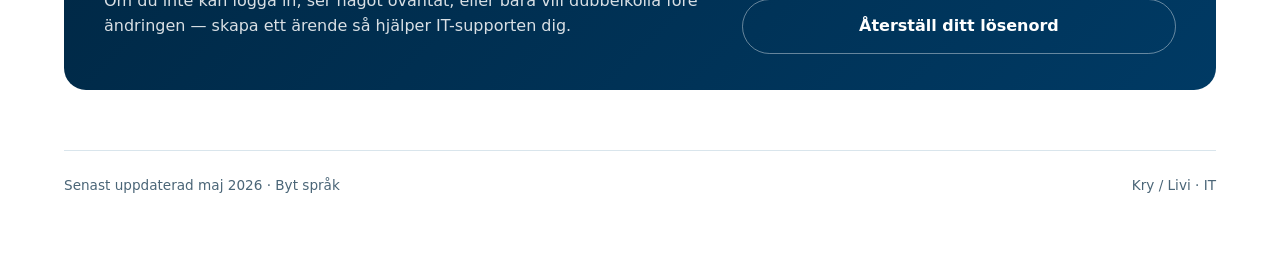
<file: sv/index.html>
<!DOCTYPE html>
<html lang="sv">
<head>
<meta charset="UTF-8" />
<meta name="viewport" content="width=device-width, initial-scale=1.0" />
<title>Ditt inloggningsnamn ändras — UPN Migration Hub | Kry/Livi</title>
<meta name="description" content="Information om Kry/Livis UPN-migrering: vad som ändras, när det händer och vad du behöver göra." />
<meta name="robots" content="noindex,nofollow" />
<link rel="stylesheet" href="../assets/css/site.css" />
</head>
<body data-page="home" data-lang="sv">
<!-- AUTO-TRANSLATED (SVENSKA) — initial machine translation. Needs human review by a Swedish-fluent reviewer before final publish. DOM structure mirrors /en/. -->

<nav class="site-nav">
  <a href="./" class="brand">UPN Migration Hub</a>
  <div class="nav-links">
    <a href="./" class="nav-home">Hem</a>
    <a href="./login-guide.html" class="nav-login">Inloggningsguide</a>
    <a href="#systems">Appar</a>
    <a href="#faq">Vanliga frågor</a>
    <a href="#support">Support</a>
    <a href="./" target="_blank" rel="noopener" class="new-tab" title="Öppna den här sidan i en ny webbläsarflik">↗ Öppna i ny flik</a>
    <span class="lang-toggle" role="group" aria-label="Språk">
      <a href="../en/">EN</a>
      <a href="../sv/" class="active">SV</a>
      <a href="../no/">NO</a>
    </span>
  </div>
</nav>

<div class="page-wrap">

  <!-- HERO -->
  <header class="hero">
    <div class="hero-grid">
      <div>
        <div class="eyebrow">Inloggningsuppdatering</div>
        <h1>Ditt användarnamn ändras</h1>
        <p class="lead">
          Vi förenklar hur du loggar in på din Kry/Livi-dator. Ditt användarnamn flyttas från <code>@ad.kry.se</code> till <code>@kry.se</code>. Det finns en liten åtgärd du behöver göra första gången du loggar in efter ändringen.
        </p>
      </div>
      <div class="hero-key">
        <div class="label-row">Ditt nya inloggningsnamn</div>
        <div class="upn-line old">firstname.lastname@ad.kry.se</div>
        <div class="arrow">↓</div>
        <div class="upn-line new">firstname.lastname@kry.se</div>
        <p class="pwd-note">Ditt lösenord förblir oförändrat.</p>
      </div>
    </div>
  </header>

  <!-- TIMELINE -->
  <section id="timeline">
    <div class="section-head">
      <div class="num">01 / TIDSPLAN</div>
      <h2>När händer detta?</h2>
      <p class="sub">Sveriges ändring träder i kraft måndag 1 juni 2026.</p>
    </div>

    <div class="status-row solo">
      <div class="country-card">
        <div class="flag-row">
          <span class="flag">🇸🇪</span>
          <span class="country-name">Sverige</span>
        </div>
        <span class="status-pill">⏳ Kommande</span>
        <div class="event-stack">
          <div class="event">
            <span class="event-icon">🔧</span>
            <div class="event-text">
              <span class="event-label">IT genomför ändringen</span>
              <span class="event-date">Söndag 31 maj 2026</span>
            </div>
          </div>
          <div class="event-arrow">↓</div>
          <div class="event live">
            <span class="event-icon">🚀</span>
            <div class="event-text">
              <span class="event-label">Aktiv för dig</span>
              <span class="event-date">Måndag 1 juni 2026</span>
            </div>
          </div>
        </div>
      </div>
    </div>

    <!-- SUNDAY/MONDAY NOTE -->
    <div class="info-note">
      <span class="info-note-icon">📅</span>
      <div>
        <p><strong>Söndag → Måndag:</strong> IT genomför ändringen mellan <strong>kl. 18:00 och 21:00 CET</strong> på söndagen före lanseringen.</p>
        <p>Under och efter det fönstret kan vissa appar (Teams, Outlook, webbappar) be dig logga in igen när deras token uppdateras — när de gör det, använd ditt nya användarnamn. Se <a href="./login-guide.html"><strong>inloggningsguiden</strong></a>.</p>
        <p>Din nästa rena inloggning på datorn — måndag morgon för de flesta, eller när du loggar ut och in igen — använder den nya inloggningen.</p>
      </div>
    </div>
  </section>

  <!-- IMPORTANT CALLOUT -->
  <div class="callout">
    <span class="callout-icon">⚠️</span>
    <div>
      <p><strong>Viktigt:</strong> vid din första inloggning efter ändringsdatumet måste du klicka på <strong>"Annan användare"</strong> på Windows-inloggningsskärmen — tryck inte på din befintliga profil.</p>
      <p>Om du klickar på din befintliga profil kommer inloggningen att misslyckas. Se den <a href="./login-guide.html"><strong>steg-för-steg-inloggningsguiden</strong></a> med skärmbilder före din första inloggning.</p>
    </div>
  </div>

  <!-- ACTION STEPS -->
  <section id="steps">
    <div class="section-head">
      <div class="num">02 / VAD DU BEHÖVER GÖRA</div>
      <h2>Första inloggningen efter ändringen — tre steg</h2>
      <p class="sub">En snabb sammanfattning. För en fullständig genomgång med skärmbilder, se <a href="./login-guide.html">inloggningsguiden</a>.</p>
    </div>

    <div class="steps">

      <div class="step">
        <div class="step-num">1</div>
        <h3>Känn till go-live-datumet</h3>
        <ul>
          <li>Sverige: <strong>måndag 1 juni 2026</strong>.</li>
          <li>Ditt nya användarnamn kommer att vara <strong>firstname.lastname@kry.se</strong>.</li>
          <li>Datumet är utlösaren — du kommer att få påminnelser via e-post inför datumet.</li>
        </ul>
      </div>

      <div class="step">
        <div class="step-num">2</div>
        <h3>Logga ut — endast om du fortfarande är inloggad</h3>
        <ul>
          <li><em>Hoppa över det här steget om din dator redan är på Windows-inloggningsskärmen.</em></li>
          <li>Klicka på <strong>Windows (Start)</strong>-knappen.</li>
          <li>Klicka på ditt <strong>profilnamn/ikon</strong>.</li>
          <li>Välj <strong>"Logga ut"</strong>.</li>
        </ul>
        <a class="read-more" href="./login-guide.html#step-2">Läs hela guiden →</a>
      </div>

      <div class="step">
        <div class="step-num">3</div>
        <h3>Logga in med ditt nya användarnamn</h3>
        <ul>
          <li>På inloggningsskärmen, titta <strong>längst ner till vänster</strong>.</li>
          <li>Klicka på <strong>"Annan användare"</strong>.</li>
          <li>Ange ditt <strong>nya användarnamn</strong> och ditt <strong>befintliga lösenord</strong>.</li>
        </ul>
        <a class="read-more" href="./login-guide.html#step-3">Läs hela guiden →</a>
      </div>

    </div>
  </section>

  <!-- APP IMPACT -->
  <section id="systems">
    <div class="section-head">
      <div class="num">03 / PÅVERKAN PÅ DINA APPAR</div>
      <h2>Vad ändras — och vad gör det inte</h2>
      <p class="sub">De flesta av dina appar fortsätter fungera utan att du behöver göra något. Ett fåtal system som IT inte kontrollerar kan fortfarande visa ditt gamla användarnamn — detta är förväntat.</p>
    </div>

    <div class="impact-grid">
      <div class="impact-card good">
        <h3>
          <span class="impact-icon">✓</span>
          Fungerar som vanligt
        </h3>
        <ul>
          <li><strong>Microsoft Teams</strong> — chatt, samtal, möten</li>
          <li><strong>Outlook</strong> — e-post och kalender</li>
          <li><strong>SharePoint &amp; OneDrive</strong> — filer och mappar</li>
          <li><strong>MyApps / SSO</strong> — de flesta företagsapplikationer</li>
          <li><strong>VLS</strong> — hanteras automatiskt, ingen åtgärd krävs</li>
          <li><strong>Quinyx</strong> — schemaläggning</li>
          <li><strong>Workday</strong> — HR-system</li>
        </ul>
        <p class="note">Andra appar via MyApps/SSO (Zendesk, WinningTemp, Anaplan, Contentful, WorkRamp, Sana, Printer Logic, XM Fax, TeamTailor) fortsätter fungera utan åtgärd.</p>
      </div>

      <div class="impact-card warn">
        <h3>
          <span class="impact-icon">!</span>
          Kan fortfarande visa ditt gamla användarnamn
        </h3>
        <ul>
          <li><strong>SITH-kortssystem</strong> — utanför IT:s kontroll</li>
          <li><strong>Tredjepartssystem</strong> som du loggar in på med separat användarnamn och lösenord</li>
          <li><strong>Äldre bokmärken</strong> som innehåller @ad.kry.se i URL:en</li>
        </ul>
        <p class="note">Om något <em>slutar fungera</em> (snarare än bara visar det gamla användarnamnet), skapa ett Zendesk-ärende så undersöker vi det.</p>
      </div>
    </div>
  </section>

  <!-- FAQ -->
  <section id="faq">
    <div class="section-head">
      <div class="num">04 / VANLIGA FRÅGOR</div>
      <h2>Frågor och svar</h2>
    </div>

    <div class="faq-list">

      <details class="faq-item">
        <summary>Behöver jag ändra mitt lösenord?</summary>
        <div class="faq-body">Nej. Ditt lösenord förblir helt oförändrat. Endast delen efter "@"-symbolen i ditt användarnamn ändras. Om du behöver återställa ditt lösenord vid något tillfälle kan du använda <a href="https://aka.ms/sspr" target="_top" rel="noopener">Återställning av lösenord via självbetjäning (aka.ms/sspr)</a>.</div>
      </details>

      <details class="faq-item">
        <summary>Min e-postadress ändras — förlorar jag gamla e-postmeddelanden?</summary>
        <div class="faq-body">Nej. Din inkorg, kalender, kontakter och alla historiska e-postmeddelanden behålls. Den gamla <code>@ad.kry.se</code>-adressen behålls som en sekundär adress så att e-post som skickas till din gamla adress fortfarande kommer fram till samma inkorg.</div>
      </details>

      <details class="faq-item">
        <summary>Vad händer om jag klickar på min befintliga profil istället för "Annan användare"?</summary>
        <div class="faq-body">Inloggningen kommer att misslyckas. Logga ut och börja om — klicka denna gång på "Annan användare" längst ner till vänster och ange ditt nya användarnamn (<code>firstname.lastname@kry.se</code>). Den fullständiga genomgången med skärmbilder finns på <a href="./login-guide.html">inloggningsguidesidan</a>.</div>
      </details>

      <details class="faq-item">
        <summary>Behöver jag göra något på min telefon eller i Authenticator-appen?</summary>
        <div class="faq-body">Nej. Din MFA förblir exakt densamma — SMS-kod (standard) eller Authenticator-appen om du har konfigurerat den. Du kan bli ombedd att logga in på Teams eller Outlook mobil en gång efter ändringen — använd ditt nya användarnamn. Om något ser oväntat ut, skapa ett Zendesk-ärende.</div>
      </details>

      <details class="faq-item">
        <summary>Varför genomförs denna ändring?</summary>
        <div class="faq-body">Det förenklar din inloggning: en konsekvent adress (<code>@kry.se</code> / <code>@kry.no</code>) som matchar din e-post. Framför allt vill vi att alla som är på Kry följer samma standard. Livi kommer också snart att försvinna i Storbritannien och Frankrike och ersättas med Kry, så det är rätt tid att göra detta nu.</div>
      </details>

      <details class="faq-item">
        <summary>En app visar fortfarande mitt gamla @ad.kry.se-användarnamn — är något trasigt?</summary>
        <div class="faq-body">Förmodligen inte. Vissa tredjepartssystem (särskilt sådana utanför Microsoft och vår SSO) behåller sin egen kopia av ditt användarnamn. Dessa kan inte alltid uppdateras av IT. Om appen fortfarande fungerar behövs ingen åtgärd. Om den slutar fungera, skapa ett Zendesk-ärende så undersöker vi det.</div>
      </details>

      <details class="faq-item">
        <summary>Jag har glömt mitt lösenord — hur återställer jag det?</summary>
        <div class="faq-body">Använd <a href="https://aka.ms/sspr" target="_top" rel="noopener">aka.ms/sspr</a> — Microsofts självbetjäning för lösenordsåterställning. Fungerar oavsett om ditt användarnamn är det gamla eller det nya. <strong>Observera:</strong> SSPR fungerar endast om din personliga e-postadress är korrekt registrerad i Workday — om det misslyckas, skapa ett Zendesk-ärende.</div>
      </details>

    </div>
  </section>

  <!-- SUPPORT -->
  <section id="support">
    <div class="support-banner">
      <div>
        <h2>Behöver du hjälp? IT finns här.</h2>
        <p>Om du inte kan logga in, ser något oväntat, eller bara vill dubbelkolla före ändringen — skapa ett ärende så hjälper IT-supporten dig.</p>
      </div>
      <div class="support-cta">
        <a href="https://ask-it.kry.se/hc/en-us" target="_top" rel="noopener" class="btn">Öppna ett Zendesk-ärende →</a>
        <a href="https://aka.ms/sspr" target="_top" rel="noopener" class="btn btn-outline">Återställ ditt lösenord</a>
      </div>
    </div>
  </section>

  <footer class="site-footer">
    <div>Senast uppdaterad maj 2026 · <a href="/?picker=1">Byt språk</a></div>
    <div>Kry / Livi · IT</div>
  </footer>

</div>

</body>
</html>
</file>
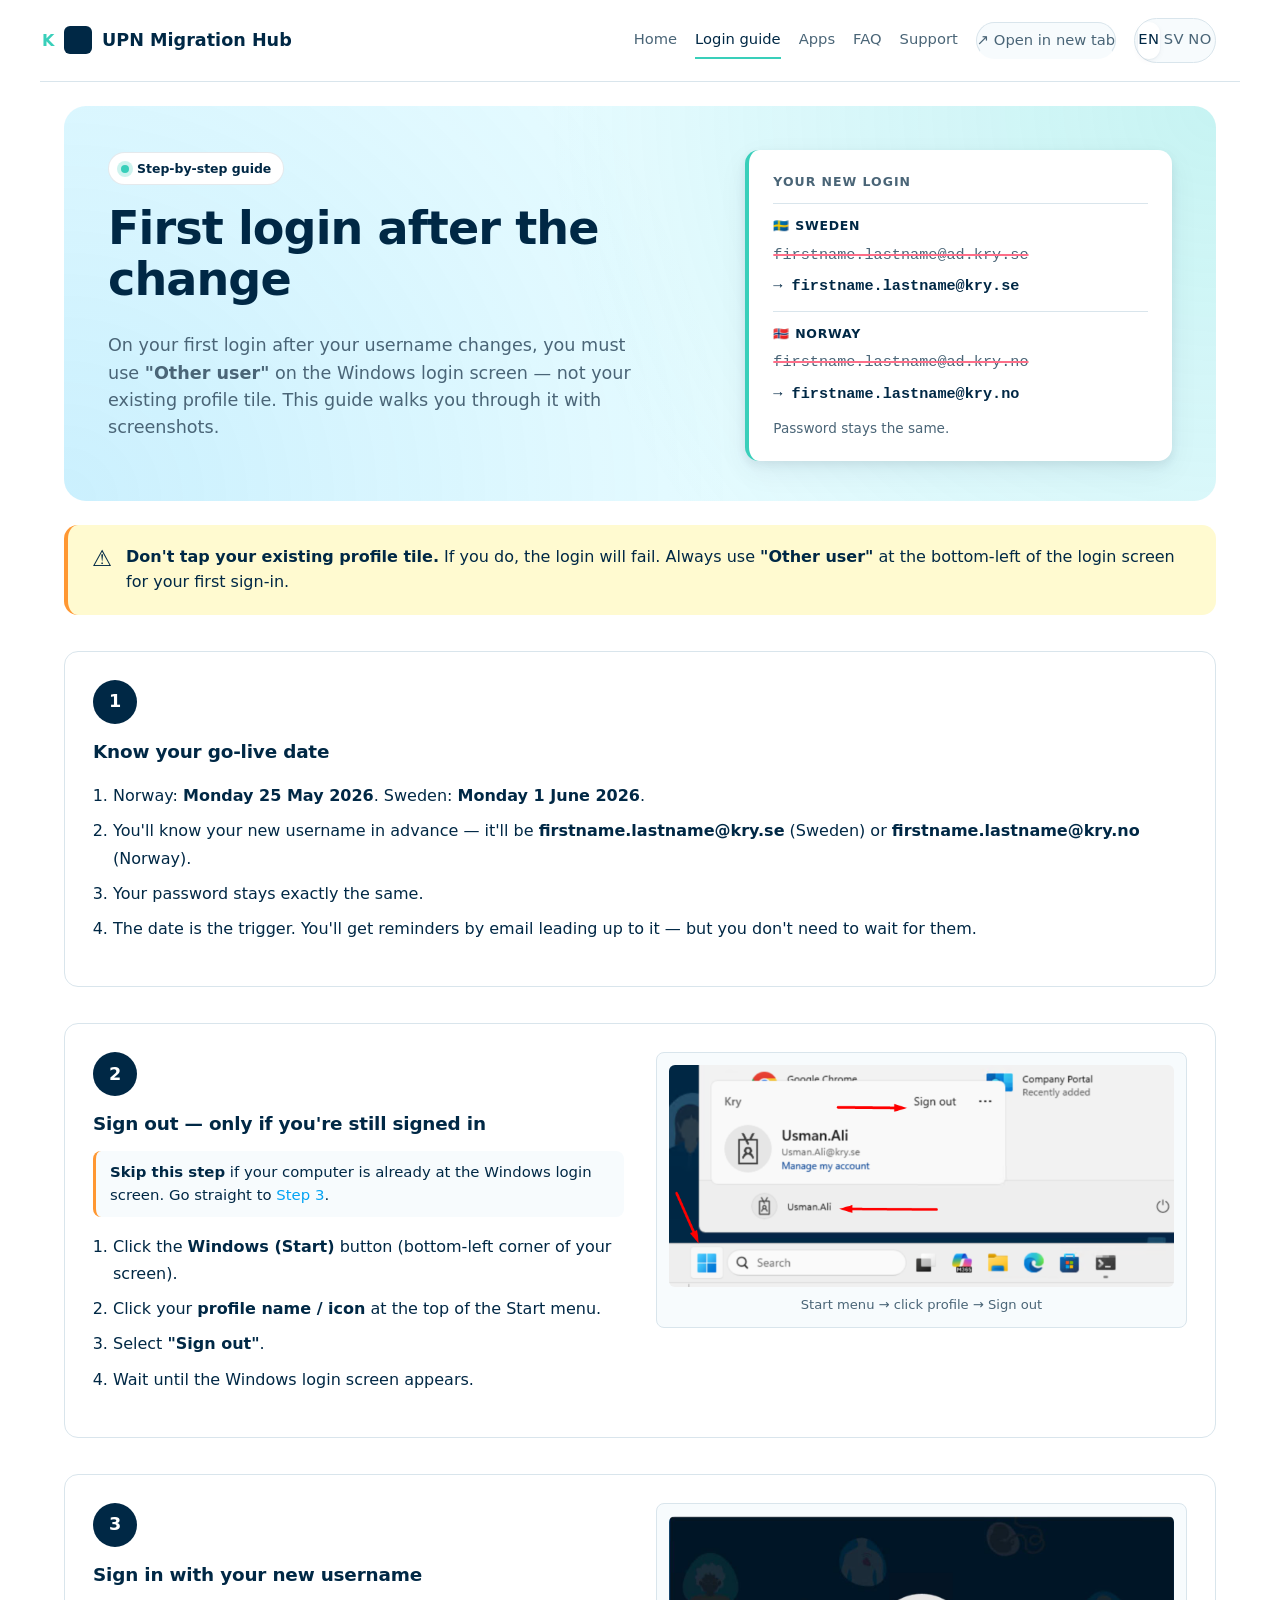
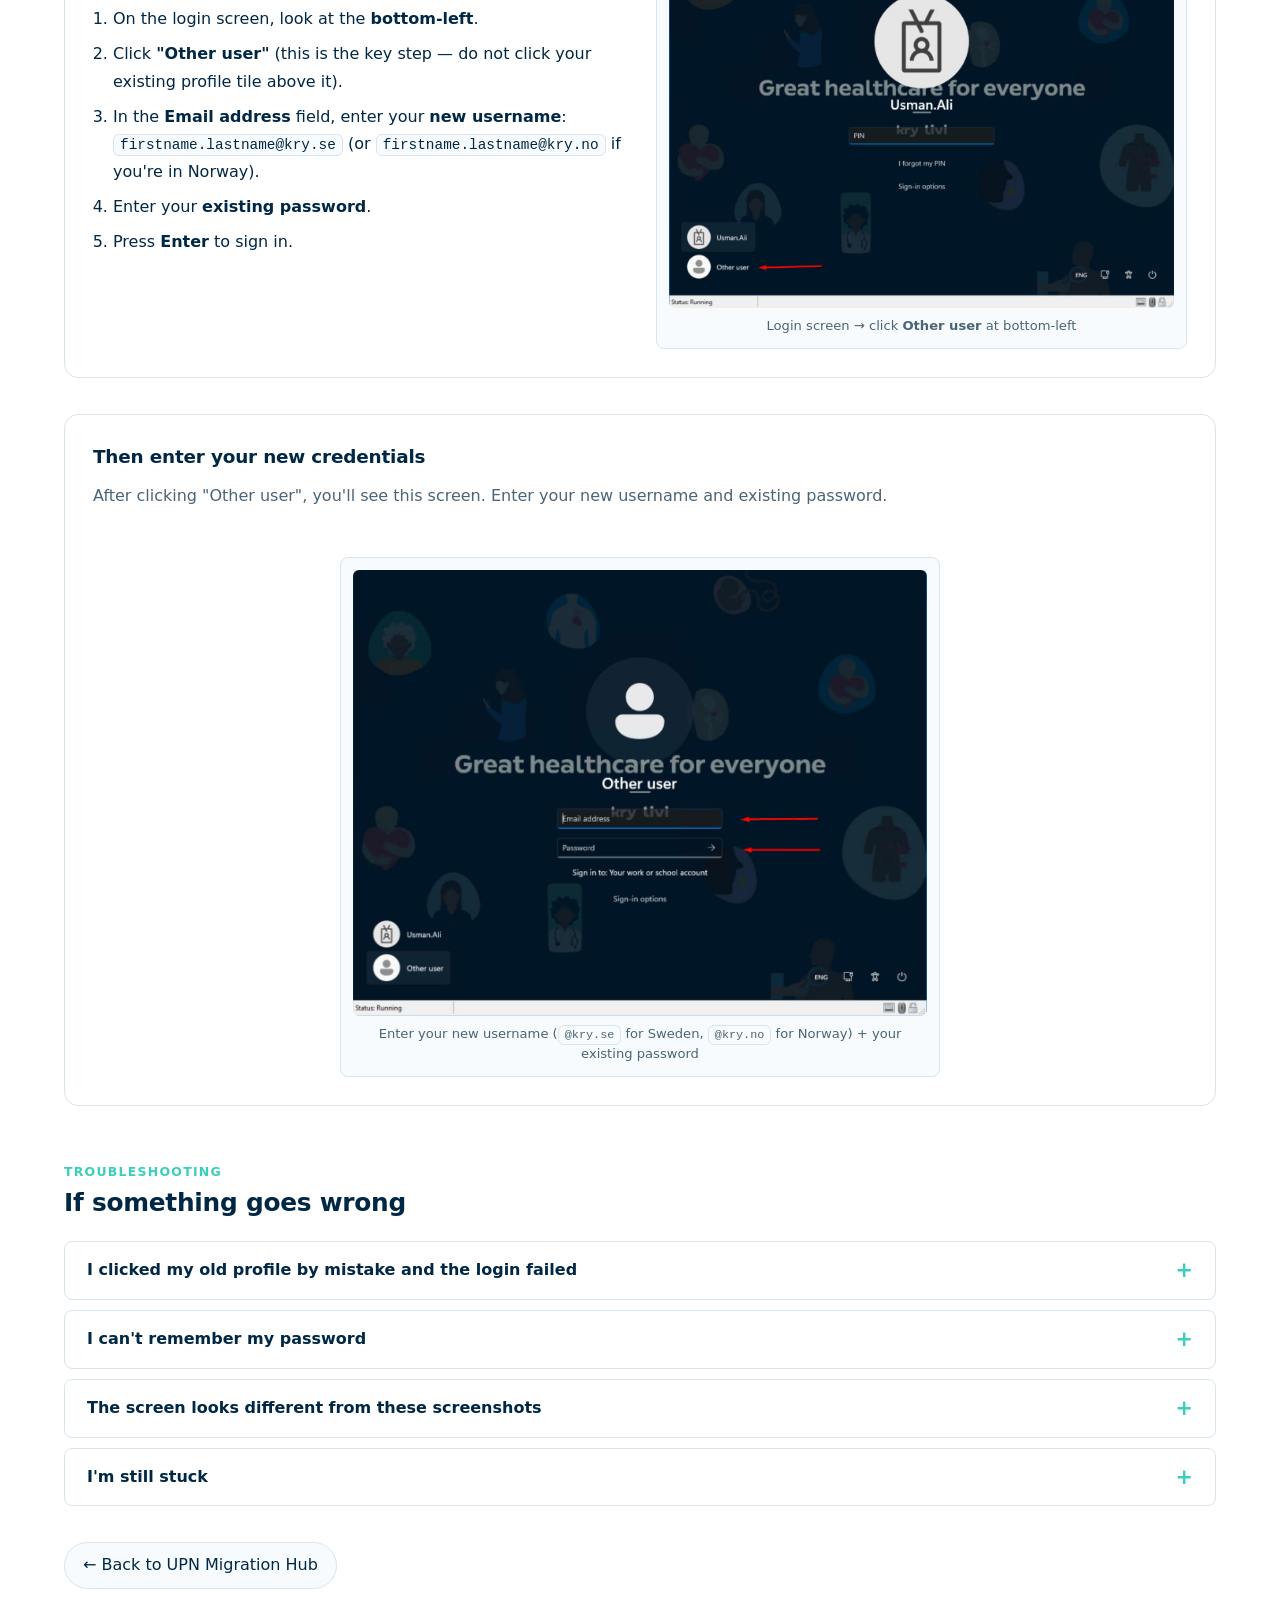
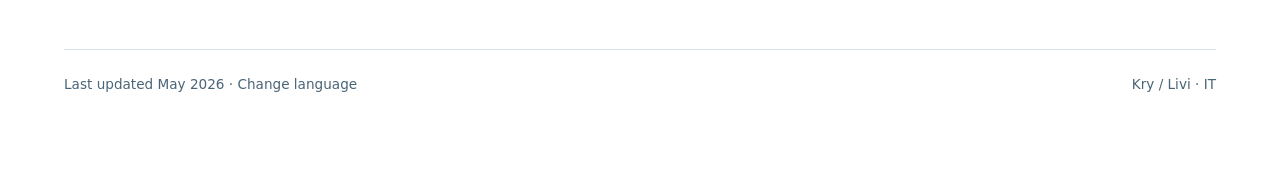
<file: en/login-guide.html>
<!DOCTYPE html>
<html lang="en">
<head>
<meta charset="UTF-8" />
<meta name="viewport" content="width=device-width, initial-scale=1.0" />
<title>Login guide — UPN Migration Hub | Kry/Livi</title>
<meta name="description" content="Step-by-step guide for your first login after the UPN change at Kry/Livi." />
<meta name="robots" content="noindex,nofollow" />
<link rel="stylesheet" href="../assets/css/site.css" />
</head>
<body data-page="login-guide" data-lang="en">

<nav class="site-nav">
  <a href="./" class="brand">UPN Migration Hub</a>
  <div class="nav-links">
    <a href="./" class="nav-home">Home</a>
    <a href="./login-guide.html" class="nav-login">Login guide</a>
    <a href="./#systems">Apps</a>
    <a href="./#faq">FAQ</a>
    <a href="./#support">Support</a>
    <a href="./login-guide.html" target="_blank" rel="noopener" class="new-tab" title="Open this page in a new browser tab">↗ Open in new tab</a>
    <span class="lang-toggle" role="group" aria-label="Language">
      <a href="../en/login-guide.html" class="active">EN</a>
      <a href="../sv/login-guide.html">SV</a>
      <a href="../no/login-guide.html">NO</a>
    </span>
  </div>
</nav>

<div class="page-wrap">

  <header class="hero">
    <div class="hero-grid">
      <div>
        <div class="eyebrow">Step-by-step guide</div>
        <h1>First login after the change</h1>
        <p class="lead">
          On your first login after your username changes, you must use <strong>"Other user"</strong> on the Windows login screen — not your existing profile tile. This guide walks you through it with screenshots.
        </p>
      </div>
      <div class="hero-key">
        <div class="label-row">Your new login</div>
        <div class="market-group">
          <div class="market-label">🇸🇪 Sweden</div>
          <div class="upn-line old">firstname.lastname@ad.kry.se</div>
          <div class="upn-line new">→ firstname.lastname@kry.se</div>
        </div>
        <div class="market-group">
          <div class="market-label">🇳🇴 Norway</div>
          <div class="upn-line old">firstname.lastname@ad.kry.no</div>
          <div class="upn-line new">→ firstname.lastname@kry.no</div>
        </div>
        <p class="pwd-note">Password stays the same.</p>
      </div>
    </div>
  </header>

  <div class="callout">
    <span class="callout-icon">⚠️</span>
    <div>
      <p><strong>Don't tap your existing profile tile.</strong> If you do, the login will fail. Always use <strong>"Other user"</strong> at the bottom-left of the login screen for your first sign-in.</p>
    </div>
  </div>

  <!-- STEP 1 -->
  <section id="step-1" class="guide-step" style="grid-template-columns: 1fr;">
    <div>
      <div class="guide-num">1</div>
      <h3>Know your go-live date</h3>
      <ol>
        <li>Norway: <strong>Monday 25 May 2026</strong>. Sweden: <strong>Monday 1 June 2026</strong>.</li>
        <li>You'll know your new username in advance — it'll be <strong>firstname.lastname@kry.se</strong> (Sweden) or <strong>firstname.lastname@kry.no</strong> (Norway).</li>
        <li>Your password stays exactly the same.</li>
        <li>The date is the trigger. You'll get reminders by email leading up to it — but you don't need to wait for them.</li>
      </ol>
    </div>
  </section>

  <!-- STEP 2 -->
  <section id="step-2" class="guide-step">
    <div>
      <div class="guide-num">2</div>
      <h3>Sign out — only if you're still signed in</h3>
      <p class="step-note"><strong>Skip this step</strong> if your computer is already at the Windows login screen. Go straight to <a href="#step-3">Step 3</a>.</p>
      <ol>
        <li>Click the <strong>Windows (Start)</strong> button (bottom-left corner of your screen).</li>
        <li>Click your <strong>profile name / icon</strong> at the top of the Start menu.</li>
        <li>Select <strong>"Sign out"</strong>.</li>
        <li>Wait until the Windows login screen appears.</li>
      </ol>
    </div>
    <div class="screenshot">
      <img src="../assets/img/login/step-2-signout.png" alt="Windows Start menu showing the profile and Sign out option" loading="lazy" />
      <div class="caption">Start menu → click profile → Sign out</div>
    </div>
  </section>

  <!-- STEP 3 -->
  <section id="step-3" class="guide-step">
    <div>
      <div class="guide-num">3</div>
      <h3>Sign in with your new username</h3>
      <ol>
        <li>On the login screen, look at the <strong>bottom-left</strong>.</li>
        <li>Click <strong>"Other user"</strong> (this is the key step — do not click your existing profile tile above it).</li>
        <li>In the <strong>Email address</strong> field, enter your <strong>new username</strong>: <code>firstname.lastname@kry.se</code> (or <code>firstname.lastname@kry.no</code> if you're in Norway).</li>
        <li>Enter your <strong>existing password</strong>.</li>
        <li>Press <strong>Enter</strong> to sign in.</li>
      </ol>
    </div>
    <div class="screenshot">
      <img src="../assets/img/login/step-3a-other-user.png" alt="Windows login screen with Other user option highlighted at bottom-left" loading="lazy" />
      <div class="caption">Login screen → click <strong>Other user</strong> at bottom-left</div>
    </div>
  </section>

  <section class="guide-step" style="grid-template-columns: 1fr;">
    <div>
      <h3 style="margin-top: 0;">Then enter your new credentials</h3>
      <p style="color: var(--text-muted);">After clicking "Other user", you'll see this screen. Enter your new username and existing password.</p>
    </div>
    <div class="screenshot" style="max-width: 600px; margin: 0 auto;">
      <img src="../assets/img/login/step-3b-new-username.png" alt="Other user sign-in screen with email address and password fields" loading="lazy" />
      <div class="caption">Enter your new username (<code>@kry.se</code> for Sweden, <code>@kry.no</code> for Norway) + your existing password</div>
    </div>
  </section>

  <!-- TROUBLESHOOTING -->
  <section id="troubleshooting" style="margin-top: 56px;">
    <div class="section-head">
      <div class="num">TROUBLESHOOTING</div>
      <h2>If something goes wrong</h2>
    </div>

    <div class="faq-list">

      <details class="faq-item">
        <summary>I clicked my old profile by mistake and the login failed</summary>
        <div class="faq-body">No problem — this is expected if you click the old profile. Sign out (or wait for the login to fail), then start over from Step 2 above. This time make sure to click <strong>"Other user"</strong> at the bottom-left.</div>
      </details>

      <details class="faq-item">
        <summary>I can't remember my password</summary>
        <div class="faq-body">Use <a href="https://aka.ms/sspr" target="_top" rel="noopener">aka.ms/sspr</a> from another device (phone, tablet, another laptop) to reset your password. Then come back and sign in with your new username and the new password. <strong>Note:</strong> SSPR only works if your personal email is correctly registered in Workday — if it fails, raise a Zendesk ticket.</div>
      </details>

      <details class="faq-item">
        <summary>The screen looks different from these screenshots</summary>
        <div class="faq-body">Windows occasionally updates the login experience. The key step is the same: look for <strong>"Other user"</strong> at the bottom-left of the login screen and use that to sign in with your new username.</div>
      </details>

      <details class="faq-item">
        <summary>I'm still stuck</summary>
        <div class="faq-body">Raise a Zendesk ticket at <a href="https://ask-it.kry.se/hc/en-us" target="_top" rel="noopener">ask-it.kry.se</a>.</div>
      </details>

    </div>
  </section>

  <a href="./" class="back-home">← Back to UPN Migration Hub</a>

  <footer class="site-footer">
    <div>Last updated May 2026 · <a href="/?picker=1">Change language</a></div>
    <div>Kry / Livi · IT</div>
  </footer>

</div>

</body>
</html>
</file>
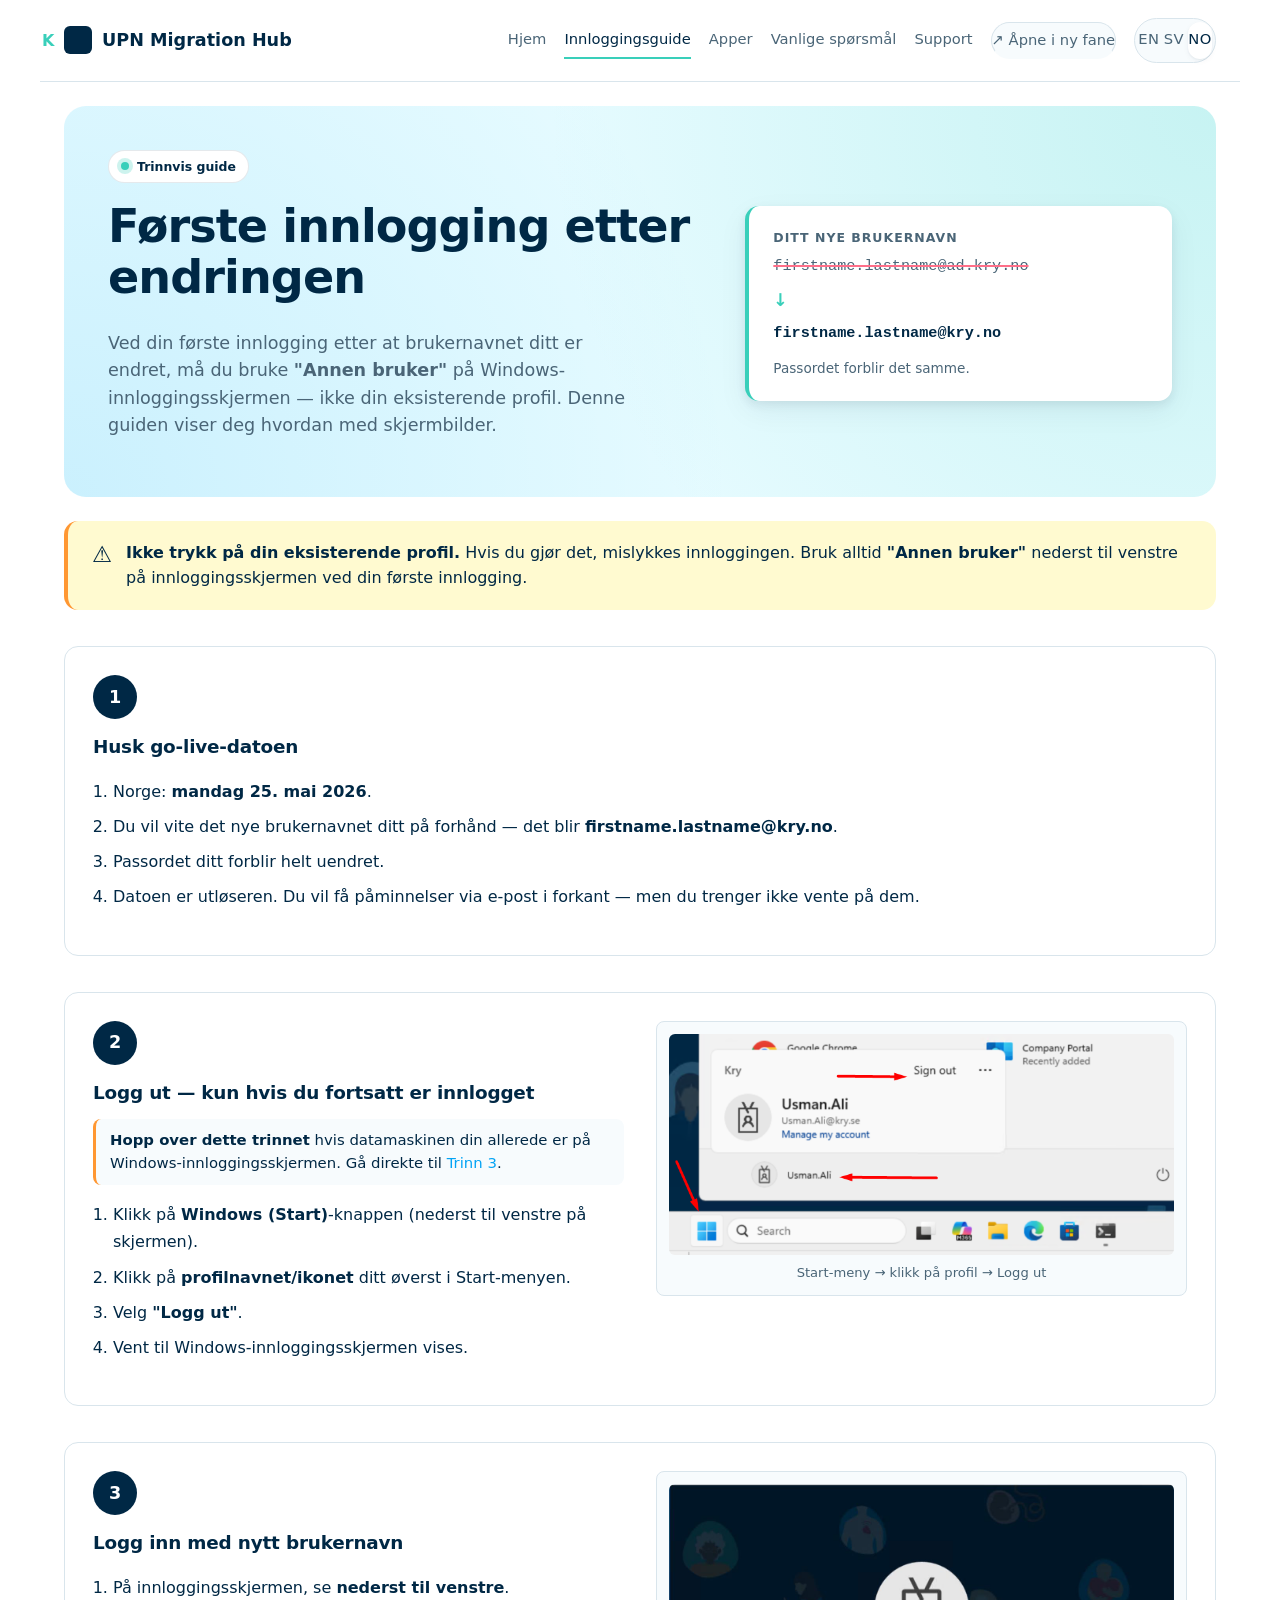
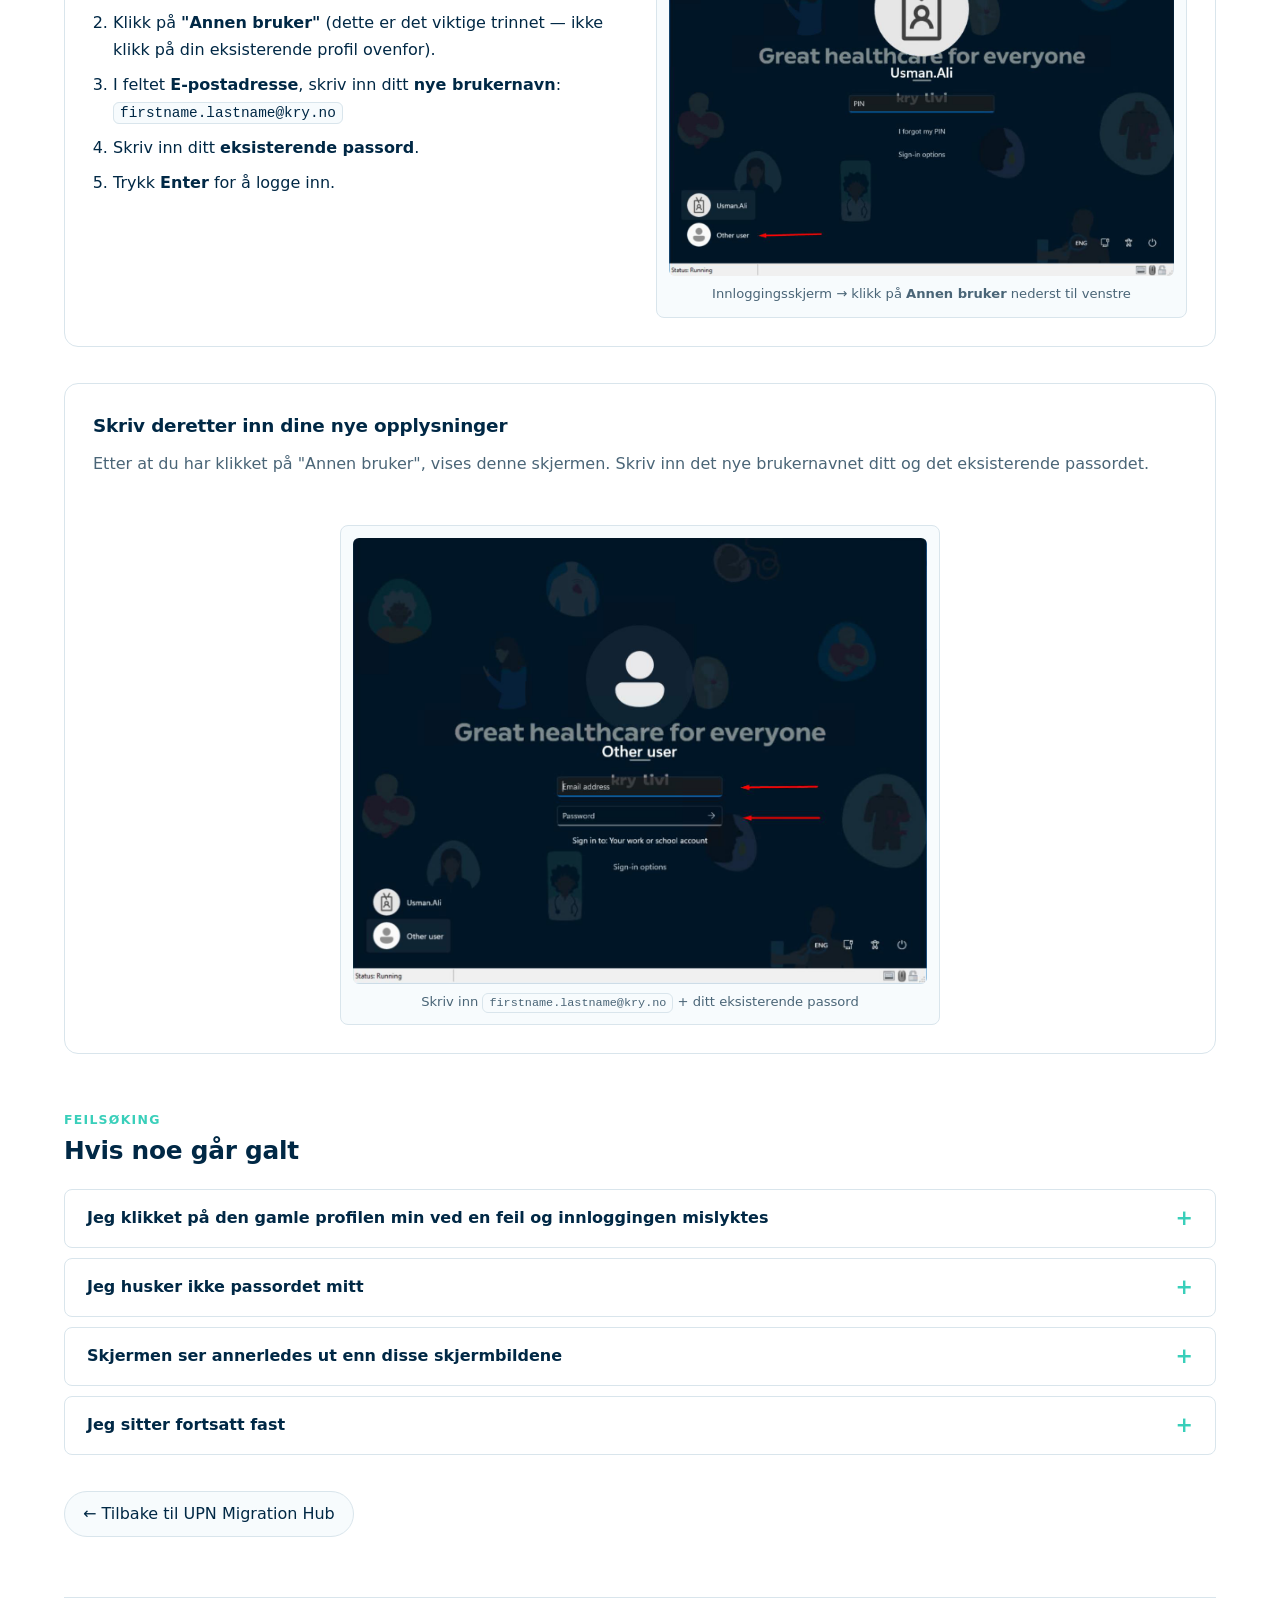
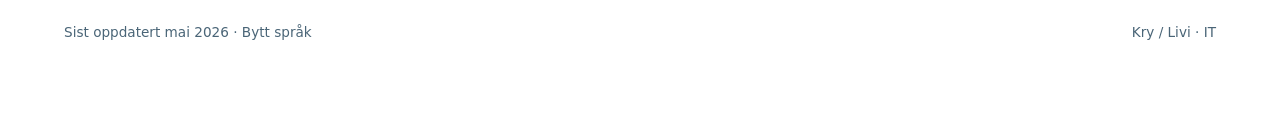
<file: no/login-guide.html>
<!DOCTYPE html>
<html lang="no">
<head>
<meta charset="UTF-8" />
<meta name="viewport" content="width=device-width, initial-scale=1.0" />
<title>Innloggingsguide — UPN Migration Hub | Kry/Livi</title>
<meta name="description" content="Trinnvis guide for din første innlogging etter UPN-endringen på Kry/Livi." />
<meta name="robots" content="noindex,nofollow" />
<link rel="stylesheet" href="../assets/css/site.css" />
</head>
<body data-page="login-guide" data-lang="no">
<!-- AUTO-TRANSLATED (NORSK) — initial machine translation, with help from the original Norwegian sign-out guide. Needs human review by a Norwegian-fluent reviewer before final publish. -->

<nav class="site-nav">
  <a href="./" class="brand">UPN Migration Hub</a>
  <div class="nav-links">
    <a href="./" class="nav-home">Hjem</a>
    <a href="./login-guide.html" class="nav-login">Innloggingsguide</a>
    <a href="./#systems">Apper</a>
    <a href="./#faq">Vanlige spørsmål</a>
    <a href="./#support">Support</a>
    <a href="./login-guide.html" target="_blank" rel="noopener" class="new-tab" title="Åpne denne siden i en ny nettleserfane">↗ Åpne i ny fane</a>
    <span class="lang-toggle" role="group" aria-label="Språk">
      <a href="../en/login-guide.html">EN</a>
      <a href="../sv/login-guide.html">SV</a>
      <a href="../no/login-guide.html" class="active">NO</a>
    </span>
  </div>
</nav>

<div class="page-wrap">

  <header class="hero">
    <div class="hero-grid">
      <div>
        <div class="eyebrow">Trinnvis guide</div>
        <h1>Første innlogging etter endringen</h1>
        <p class="lead">
          Ved din første innlogging etter at brukernavnet ditt er endret, må du bruke <strong>"Annen bruker"</strong> på Windows-innloggingsskjermen — ikke din eksisterende profil. Denne guiden viser deg hvordan med skjermbilder.
        </p>
      </div>
      <div class="hero-key">
        <div class="label-row">Ditt nye brukernavn</div>
        <div class="upn-line old">firstname.lastname@ad.kry.no</div>
        <div class="arrow">↓</div>
        <div class="upn-line new">firstname.lastname@kry.no</div>
        <p class="pwd-note">Passordet forblir det samme.</p>
      </div>
    </div>
  </header>

  <div class="callout">
    <span class="callout-icon">⚠️</span>
    <div>
      <p><strong>Ikke trykk på din eksisterende profil.</strong> Hvis du gjør det, mislykkes innloggingen. Bruk alltid <strong>"Annen bruker"</strong> nederst til venstre på innloggingsskjermen ved din første innlogging.</p>
    </div>
  </div>

  <!-- TRINN 1 -->
  <section id="step-1" class="guide-step" style="grid-template-columns: 1fr;">
    <div>
      <div class="guide-num">1</div>
      <h3>Husk go-live-datoen</h3>
      <ol>
        <li>Norge: <strong>mandag 25. mai 2026</strong>.</li>
        <li>Du vil vite det nye brukernavnet ditt på forhånd — det blir <strong>firstname.lastname@kry.no</strong>.</li>
        <li>Passordet ditt forblir helt uendret.</li>
        <li>Datoen er utløseren. Du vil få påminnelser via e-post i forkant — men du trenger ikke vente på dem.</li>
      </ol>
    </div>
  </section>

  <!-- TRINN 2 -->
  <section id="step-2" class="guide-step">
    <div>
      <div class="guide-num">2</div>
      <h3>Logg ut — kun hvis du fortsatt er innlogget</h3>
      <p class="step-note"><strong>Hopp over dette trinnet</strong> hvis datamaskinen din allerede er på Windows-innloggingsskjermen. Gå direkte til <a href="#step-3">Trinn 3</a>.</p>
      <ol>
        <li>Klikk på <strong>Windows (Start)</strong>-knappen (nederst til venstre på skjermen).</li>
        <li>Klikk på <strong>profilnavnet/ikonet</strong> ditt øverst i Start-menyen.</li>
        <li>Velg <strong>"Logg ut"</strong>.</li>
        <li>Vent til Windows-innloggingsskjermen vises.</li>
      </ol>
    </div>
    <div class="screenshot">
      <img src="../assets/img/login/step-2-signout.png" alt="Windows Start-meny som viser profilen og alternativet Logg ut" loading="lazy" />
      <div class="caption">Start-meny → klikk på profil → Logg ut</div>
    </div>
  </section>

  <!-- TRINN 3 -->
  <section id="step-3" class="guide-step">
    <div>
      <div class="guide-num">3</div>
      <h3>Logg inn med nytt brukernavn</h3>
      <ol>
        <li>På innloggingsskjermen, se <strong>nederst til venstre</strong>.</li>
        <li>Klikk på <strong>"Annen bruker"</strong> (dette er det viktige trinnet — ikke klikk på din eksisterende profil ovenfor).</li>
        <li>I feltet <strong>E-postadresse</strong>, skriv inn ditt <strong>nye brukernavn</strong>: <code>firstname.lastname@kry.no</code></li>
        <li>Skriv inn ditt <strong>eksisterende passord</strong>.</li>
        <li>Trykk <strong>Enter</strong> for å logge inn.</li>
      </ol>
    </div>
    <div class="screenshot">
      <img src="../assets/img/login/step-3a-other-user.png" alt="Windows-innloggingsskjerm med alternativet Annen bruker markert nederst til venstre" loading="lazy" />
      <div class="caption">Innloggingsskjerm → klikk på <strong>Annen bruker</strong> nederst til venstre</div>
    </div>
  </section>

  <section class="guide-step" style="grid-template-columns: 1fr;">
    <div>
      <h3 style="margin-top: 0;">Skriv deretter inn dine nye opplysninger</h3>
      <p style="color: var(--text-muted);">Etter at du har klikket på "Annen bruker", vises denne skjermen. Skriv inn det nye brukernavnet ditt og det eksisterende passordet.</p>
    </div>
    <div class="screenshot" style="max-width: 600px; margin: 0 auto;">
      <img src="../assets/img/login/step-3b-new-username.png" alt="Innloggingsskjerm for Annen bruker med felt for e-postadresse og passord" loading="lazy" />
      <div class="caption">Skriv inn <code>firstname.lastname@kry.no</code> + ditt eksisterende passord</div>
    </div>
  </section>

  <!-- FEILSØKING -->
  <section id="troubleshooting" style="margin-top: 56px;">
    <div class="section-head">
      <div class="num">FEILSØKING</div>
      <h2>Hvis noe går galt</h2>
    </div>

    <div class="faq-list">

      <details class="faq-item">
        <summary>Jeg klikket på den gamle profilen min ved en feil og innloggingen mislyktes</summary>
        <div class="faq-body">Ingen problem — dette er forventet hvis du klikker på den gamle profilen. Logg ut (eller vent til innloggingen mislykkes), og start på nytt fra Trinn 2 ovenfor. Pass på denne gangen at du klikker på <strong>"Annen bruker"</strong> nederst til venstre.</div>
      </details>

      <details class="faq-item">
        <summary>Jeg husker ikke passordet mitt</summary>
        <div class="faq-body">Bruk <a href="https://aka.ms/sspr" target="_top" rel="noopener">aka.ms/sspr</a> fra en annen enhet (telefon, nettbrett, en annen datamaskin) for å tilbakestille passordet. Kom så tilbake og logg inn med det nye brukernavnet og det nye passordet. <strong>Merk:</strong> SSPR fungerer kun hvis din personlige e-postadresse er korrekt registrert i Workday — hvis det mislykkes, opprett en Zendesk-sak.</div>
      </details>

      <details class="faq-item">
        <summary>Skjermen ser annerledes ut enn disse skjermbildene</summary>
        <div class="faq-body">Windows oppdaterer av og til innloggingsopplevelsen. Det viktige trinnet er det samme: se etter <strong>"Annen bruker"</strong> nederst til venstre på innloggingsskjermen og bruk det til å logge inn med det nye brukernavnet ditt.</div>
      </details>

      <details class="faq-item">
        <summary>Jeg sitter fortsatt fast</summary>
        <div class="faq-body">Opprett en Zendesk-sak på <a href="https://ask-it.kry.se/hc/en-us" target="_top" rel="noopener">ask-it.kry.se</a>.</div>
      </details>

    </div>
  </section>

  <a href="./" class="back-home">← Tilbake til UPN Migration Hub</a>

  <footer class="site-footer">
    <div>Sist oppdatert mai 2026 · <a href="/?picker=1">Bytt språk</a></div>
    <div>Kry / Livi · IT</div>
  </footer>

</div>

</body>
</html>
</file>
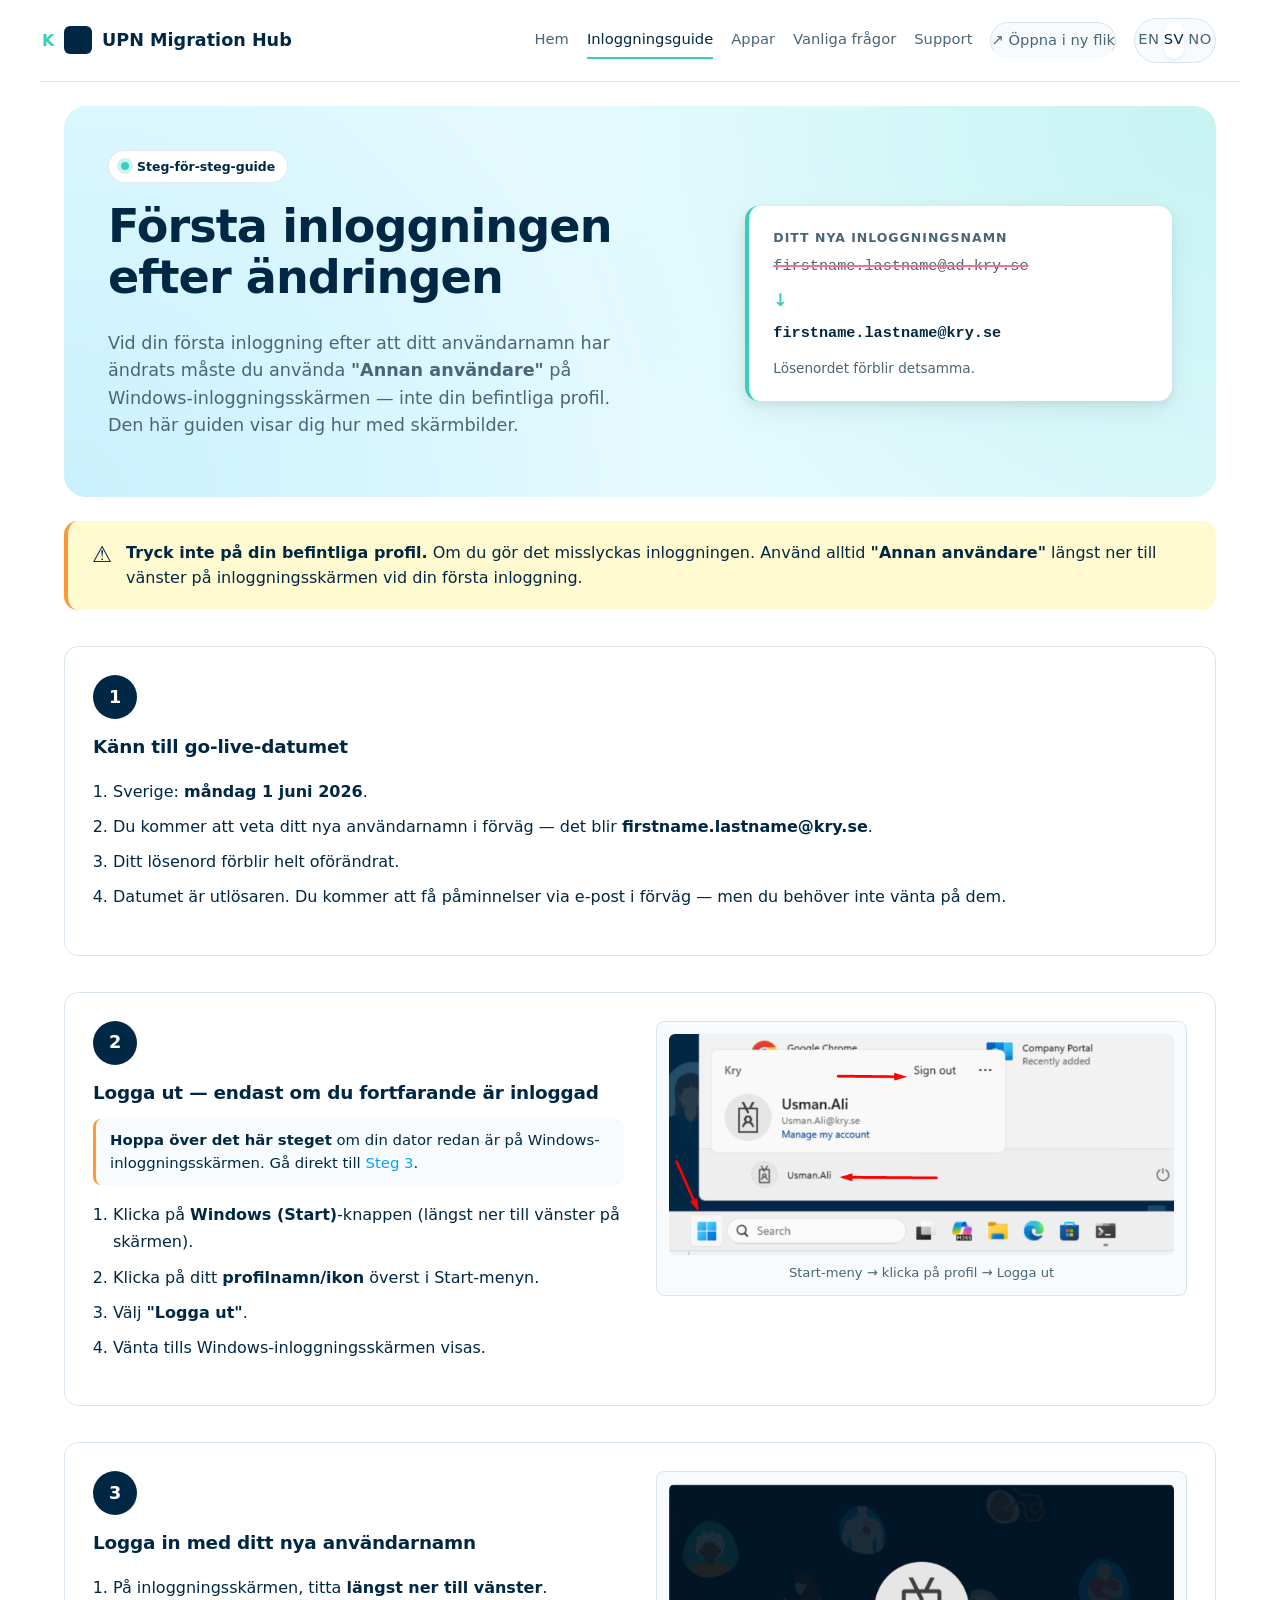
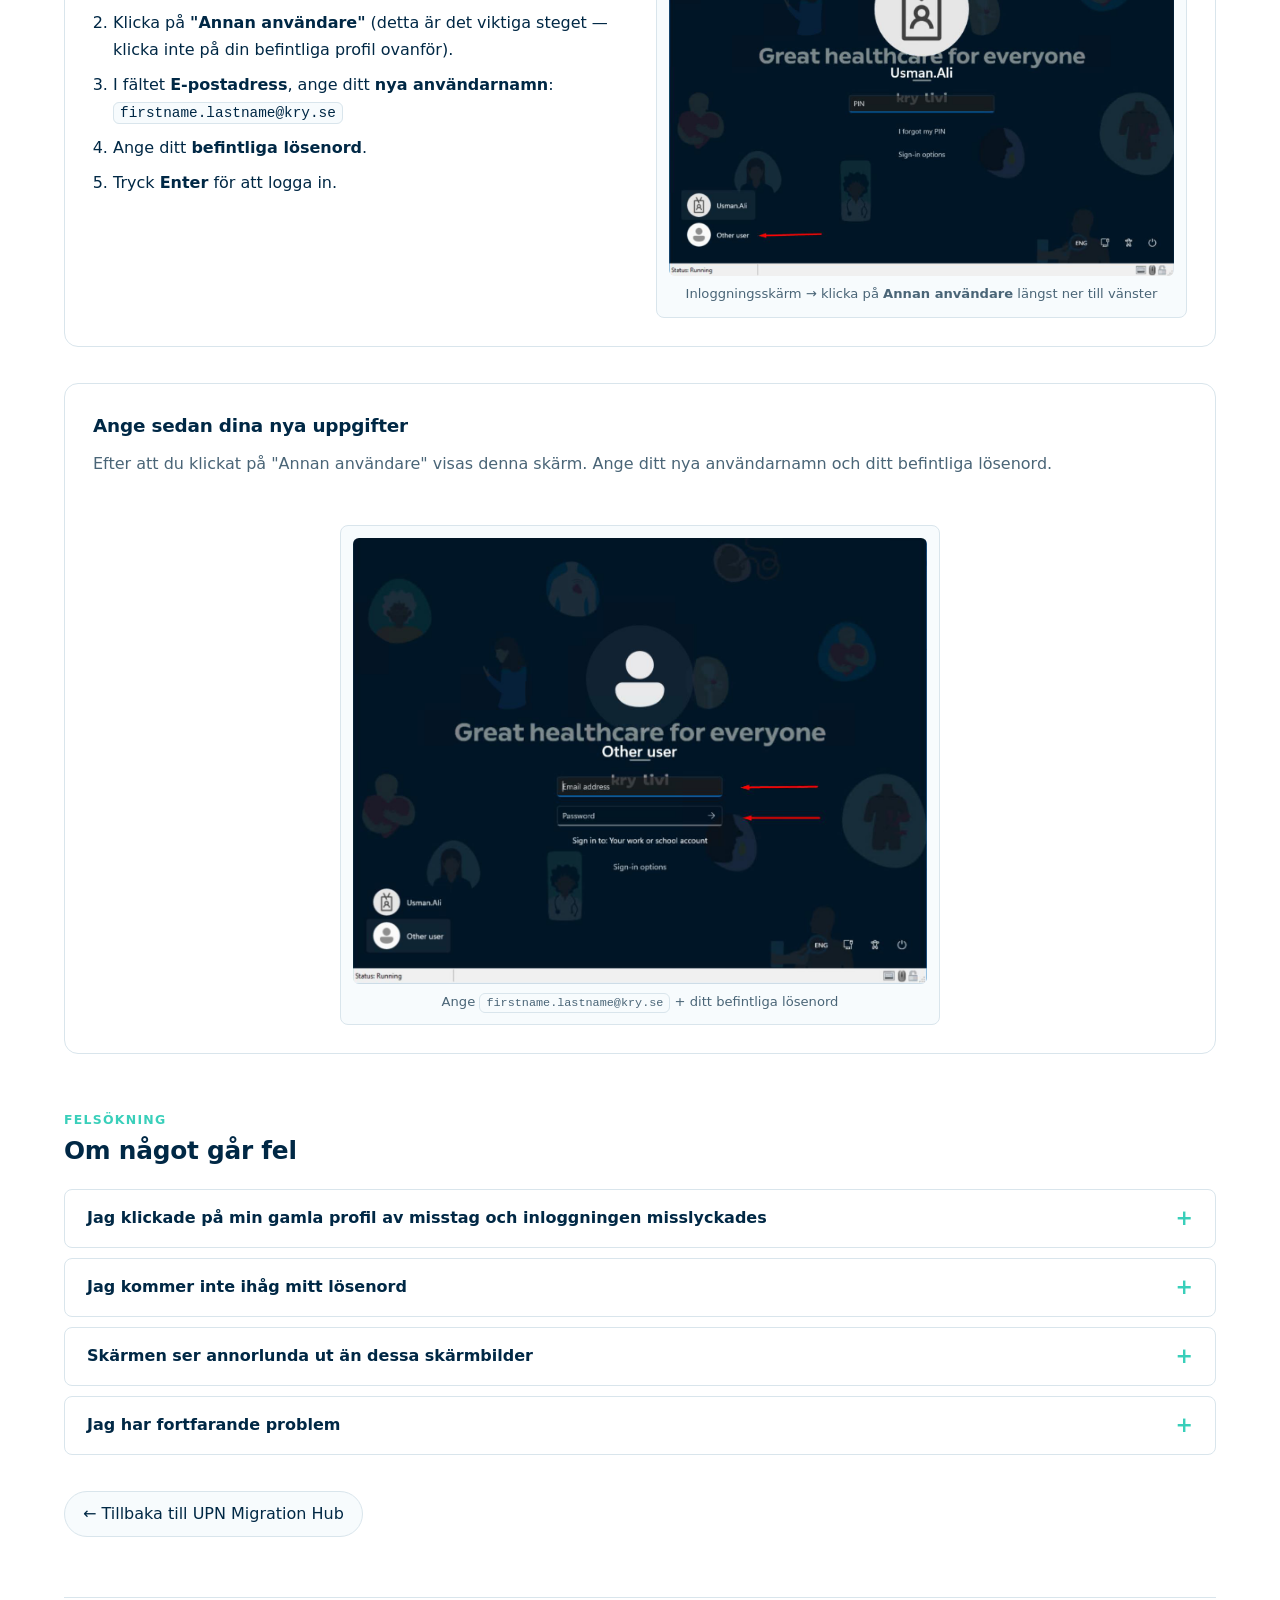
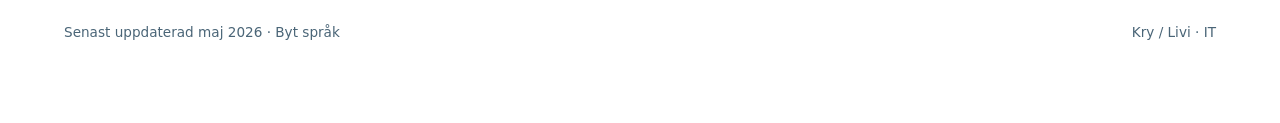
<file: sv/login-guide.html>
<!DOCTYPE html>
<html lang="sv">
<head>
<meta charset="UTF-8" />
<meta name="viewport" content="width=device-width, initial-scale=1.0" />
<title>Inloggningsguide — UPN Migration Hub | Kry/Livi</title>
<meta name="description" content="Steg-för-steg-guide för din första inloggning efter UPN-ändringen på Kry/Livi." />
<meta name="robots" content="noindex,nofollow" />
<link rel="stylesheet" href="../assets/css/site.css" />
</head>
<body data-page="login-guide" data-lang="sv">
<!-- AUTO-TRANSLATED (SVENSKA) — initial machine translation. Needs human review by a Swedish-fluent reviewer before final publish. -->

<nav class="site-nav">
  <a href="./" class="brand">UPN Migration Hub</a>
  <div class="nav-links">
    <a href="./" class="nav-home">Hem</a>
    <a href="./login-guide.html" class="nav-login">Inloggningsguide</a>
    <a href="./#systems">Appar</a>
    <a href="./#faq">Vanliga frågor</a>
    <a href="./#support">Support</a>
    <a href="./login-guide.html" target="_blank" rel="noopener" class="new-tab" title="Öppna den här sidan i en ny webbläsarflik">↗ Öppna i ny flik</a>
    <span class="lang-toggle" role="group" aria-label="Språk">
      <a href="../en/login-guide.html">EN</a>
      <a href="../sv/login-guide.html" class="active">SV</a>
      <a href="../no/login-guide.html">NO</a>
    </span>
  </div>
</nav>

<div class="page-wrap">

  <header class="hero">
    <div class="hero-grid">
      <div>
        <div class="eyebrow">Steg-för-steg-guide</div>
        <h1>Första inloggningen efter ändringen</h1>
        <p class="lead">
          Vid din första inloggning efter att ditt användarnamn har ändrats måste du använda <strong>"Annan användare"</strong> på Windows-inloggningsskärmen — inte din befintliga profil. Den här guiden visar dig hur med skärmbilder.
        </p>
      </div>
      <div class="hero-key">
        <div class="label-row">Ditt nya inloggningsnamn</div>
        <div class="upn-line old">firstname.lastname@ad.kry.se</div>
        <div class="arrow">↓</div>
        <div class="upn-line new">firstname.lastname@kry.se</div>
        <p class="pwd-note">Lösenordet förblir detsamma.</p>
      </div>
    </div>
  </header>

  <div class="callout">
    <span class="callout-icon">⚠️</span>
    <div>
      <p><strong>Tryck inte på din befintliga profil.</strong> Om du gör det misslyckas inloggningen. Använd alltid <strong>"Annan användare"</strong> längst ner till vänster på inloggningsskärmen vid din första inloggning.</p>
    </div>
  </div>

  <!-- STEG 1 -->
  <section id="step-1" class="guide-step" style="grid-template-columns: 1fr;">
    <div>
      <div class="guide-num">1</div>
      <h3>Känn till go-live-datumet</h3>
      <ol>
        <li>Sverige: <strong>måndag 1 juni 2026</strong>.</li>
        <li>Du kommer att veta ditt nya användarnamn i förväg — det blir <strong>firstname.lastname@kry.se</strong>.</li>
        <li>Ditt lösenord förblir helt oförändrat.</li>
        <li>Datumet är utlösaren. Du kommer att få påminnelser via e-post i förväg — men du behöver inte vänta på dem.</li>
      </ol>
    </div>
  </section>

  <!-- STEG 2 -->
  <section id="step-2" class="guide-step">
    <div>
      <div class="guide-num">2</div>
      <h3>Logga ut — endast om du fortfarande är inloggad</h3>
      <p class="step-note"><strong>Hoppa över det här steget</strong> om din dator redan är på Windows-inloggningsskärmen. Gå direkt till <a href="#step-3">Steg 3</a>.</p>
      <ol>
        <li>Klicka på <strong>Windows (Start)</strong>-knappen (längst ner till vänster på skärmen).</li>
        <li>Klicka på ditt <strong>profilnamn/ikon</strong> överst i Start-menyn.</li>
        <li>Välj <strong>"Logga ut"</strong>.</li>
        <li>Vänta tills Windows-inloggningsskärmen visas.</li>
      </ol>
    </div>
    <div class="screenshot">
      <img src="../assets/img/login/step-2-signout.png" alt="Windows Start-meny som visar profilen och alternativet Logga ut" loading="lazy" />
      <div class="caption">Start-meny → klicka på profil → Logga ut</div>
    </div>
  </section>

  <!-- STEG 3 -->
  <section id="step-3" class="guide-step">
    <div>
      <div class="guide-num">3</div>
      <h3>Logga in med ditt nya användarnamn</h3>
      <ol>
        <li>På inloggningsskärmen, titta <strong>längst ner till vänster</strong>.</li>
        <li>Klicka på <strong>"Annan användare"</strong> (detta är det viktiga steget — klicka inte på din befintliga profil ovanför).</li>
        <li>I fältet <strong>E-postadress</strong>, ange ditt <strong>nya användarnamn</strong>: <code>firstname.lastname@kry.se</code></li>
        <li>Ange ditt <strong>befintliga lösenord</strong>.</li>
        <li>Tryck <strong>Enter</strong> för att logga in.</li>
      </ol>
    </div>
    <div class="screenshot">
      <img src="../assets/img/login/step-3a-other-user.png" alt="Windows-inloggningsskärm med alternativet Annan användare markerat längst ner till vänster" loading="lazy" />
      <div class="caption">Inloggningsskärm → klicka på <strong>Annan användare</strong> längst ner till vänster</div>
    </div>
  </section>

  <section class="guide-step" style="grid-template-columns: 1fr;">
    <div>
      <h3 style="margin-top: 0;">Ange sedan dina nya uppgifter</h3>
      <p style="color: var(--text-muted);">Efter att du klickat på "Annan användare" visas denna skärm. Ange ditt nya användarnamn och ditt befintliga lösenord.</p>
    </div>
    <div class="screenshot" style="max-width: 600px; margin: 0 auto;">
      <img src="../assets/img/login/step-3b-new-username.png" alt="Inloggningsskärm för Annan användare med fält för e-postadress och lösenord" loading="lazy" />
      <div class="caption">Ange <code>firstname.lastname@kry.se</code> + ditt befintliga lösenord</div>
    </div>
  </section>

  <!-- FELSÖKNING -->
  <section id="troubleshooting" style="margin-top: 56px;">
    <div class="section-head">
      <div class="num">FELSÖKNING</div>
      <h2>Om något går fel</h2>
    </div>

    <div class="faq-list">

      <details class="faq-item">
        <summary>Jag klickade på min gamla profil av misstag och inloggningen misslyckades</summary>
        <div class="faq-body">Inga problem — detta är förväntat om du klickar på den gamla profilen. Logga ut (eller vänta tills inloggningen misslyckas), och börja om från Steg 2 ovan. Se till denna gång att klicka på <strong>"Annan användare"</strong> längst ner till vänster.</div>
      </details>

      <details class="faq-item">
        <summary>Jag kommer inte ihåg mitt lösenord</summary>
        <div class="faq-body">Använd <a href="https://aka.ms/sspr" target="_top" rel="noopener">aka.ms/sspr</a> från en annan enhet (telefon, surfplatta, en annan dator) för att återställa ditt lösenord. Kom sedan tillbaka och logga in med ditt nya användarnamn och det nya lösenordet. <strong>Observera:</strong> SSPR fungerar endast om din personliga e-postadress är korrekt registrerad i Workday — om det misslyckas, skapa ett Zendesk-ärende.</div>
      </details>

      <details class="faq-item">
        <summary>Skärmen ser annorlunda ut än dessa skärmbilder</summary>
        <div class="faq-body">Windows uppdaterar då och då inloggningsupplevelsen. Det viktiga steget är detsamma: leta efter <strong>"Annan användare"</strong> längst ner till vänster på inloggningsskärmen och använd det för att logga in med ditt nya användarnamn.</div>
      </details>

      <details class="faq-item">
        <summary>Jag har fortfarande problem</summary>
        <div class="faq-body">Skapa ett Zendesk-ärende på <a href="https://ask-it.kry.se/hc/en-us" target="_top" rel="noopener">ask-it.kry.se</a>.</div>
      </details>

    </div>
  </section>

  <a href="./" class="back-home">← Tillbaka till UPN Migration Hub</a>

  <footer class="site-footer">
    <div>Senast uppdaterad maj 2026 · <a href="/?picker=1">Byt språk</a></div>
    <div>Kry / Livi · IT</div>
  </footer>

</div>

</body>
</html>
</file>
<file: assets/css/site.css>
/* =============================================================================
   Kry/Livi UPN Migration Hub — shared stylesheet
   Brand tokens lifted from upn_migration_hub.html mock.
   Used by /en/, /sv/, /no/ pages.
   ============================================================================= */

:root {
  /* Brand palette */
  --blue-900: #002845;
  --blue-500: #03A3F4;
  --blue-100: #E6FBFF;
  --primary-500: #39CFBA;
  --primary-100: #EEFAF7;
  --pink-500: #FE6F89;
  --orange-500: #FF9732;
  --orange-100: #FFE9C8;
  --yellow-100: #FFFAD0;
  --yellow-500: #FBD100;

  /* Surface + text */
  --text: #002845;
  --text-muted: #4a6577;
  --bg: #ffffff;
  --bg-soft: #f7fbfd;
  --border: #d9e5ec;

  /* Geometry */
  --radius-sm: 8px;
  --radius-md: 14px;
  --radius-lg: 22px;
  --shadow-sm: 0 1px 2px rgba(0, 40, 69, 0.06), 0 2px 6px rgba(0, 40, 69, 0.04);
  --shadow-md: 0 4px 10px rgba(0, 40, 69, 0.08), 0 10px 30px rgba(0, 40, 69, 0.06);

  /* Typography (no CDN fonts — system fallbacks only) */
  --font-display: "Inter Tight", "Segoe UI", system-ui, sans-serif;
  --font-body: "Inter", "Segoe UI", system-ui, sans-serif;
  --font-mono: "JetBrains Mono", "SF Mono", Consolas, monospace;
}

* { box-sizing: border-box; }
html, body {
  margin: 0;
  padding: 0;
  font-family: var(--font-body);
  color: var(--text);
  background: var(--bg);
  line-height: 1.55;
  -webkit-font-smoothing: antialiased;
}

h1, h2, h3, h4 {
  font-family: var(--font-display);
  font-weight: 600;
  letter-spacing: -0.01em;
  color: var(--blue-900);
  margin: 0 0 0.6em;
}
h1 { font-size: clamp(2rem, 3.6vw, 3rem); line-height: 1.1; letter-spacing: -0.02em; }
h2 { font-size: 1.55rem; line-height: 1.2; margin-top: 0; }
h3 { font-size: 1.15rem; }

p { margin: 0 0 1em; }

a { color: var(--blue-500); text-decoration: none; font-weight: 500; }
a:hover { text-decoration: underline; }

code {
  font-family: var(--font-mono);
  background: var(--bg-soft);
  border: 1px solid var(--border);
  padding: 2px 6px;
  border-radius: 6px;
  font-size: 0.9em;
}

/* =============================================================================
   Layout
   ============================================================================= */

.page-wrap {
  max-width: 1200px;
  margin: 0 auto;
  padding: 0 24px 80px;
}

/* =============================================================================
   Site nav (top bar)
   ============================================================================= */

.site-nav {
  max-width: 1200px;
  margin: 0 auto;
  padding: 18px 24px;
  display: flex;
  align-items: center;
  gap: 24px;
  border-bottom: 1px solid var(--border);
  flex-wrap: wrap;
}
.site-nav .brand {
  font-family: var(--font-display);
  font-weight: 700;
  color: var(--blue-900);
  font-size: 1.1rem;
  text-decoration: none;
  display: inline-flex;
  align-items: center;
  gap: 10px;
}
.site-nav .brand::before {
  content: "";
  width: 28px; height: 28px;
  background: var(--blue-900);
  border-radius: 6px;
  display: inline-block;
  position: relative;
}
.site-nav .brand::after {
  content: "K";
  position: absolute;
  margin-left: -22px;
  margin-top: 1px;
  color: var(--primary-500);
  font-weight: 700;
  font-size: 1rem;
}
.site-nav .nav-links {
  display: flex;
  gap: 18px;
  margin-left: auto;
  flex-wrap: wrap;
  align-items: center;
}
.site-nav .nav-links a {
  color: var(--text-muted);
  font-size: 0.92rem;
  font-weight: 500;
  text-decoration: none;
  padding: 6px 0;
  border-bottom: 2px solid transparent;
  transition: color 0.15s, border-color 0.15s;
}
.site-nav .nav-links a:hover {
  color: var(--blue-900);
  text-decoration: none;
}
body[data-page="home"] .nav-links a.nav-home,
body[data-page="login-guide"] .nav-links a.nav-login {
  color: var(--blue-900);
  border-bottom-color: var(--primary-500);
}

/* "Open in new tab" — for users embedded in SharePoint iframe */
.site-nav .new-tab {
  color: var(--text-muted);
  font-size: 0.82rem;
  font-weight: 500;
  text-decoration: none;
  padding: 5px 10px;
  border-radius: 999px;
  background: var(--bg-soft);
  border: 1px solid var(--border);
  transition: background 0.15s, color 0.15s, border-color 0.15s;
  white-space: nowrap;
}
.site-nav .new-tab:hover {
  color: var(--blue-900);
  background: white;
  border-color: var(--primary-500);
  text-decoration: none;
}

/* Language toggle */
.lang-toggle {
  display: inline-flex;
  gap: 4px;
  background: var(--bg-soft);
  border: 1px solid var(--border);
  border-radius: 999px;
  padding: 3px;
}
.lang-toggle a {
  display: inline-block;
  padding: 4px 10px;
  border-radius: 999px;
  font-size: 0.78rem;
  font-weight: 600;
  text-decoration: none;
  color: var(--text-muted);
  letter-spacing: 0.04em;
}
.lang-toggle a:hover {
  color: var(--blue-900);
  text-decoration: none;
}
.lang-toggle a.active {
  background: white;
  color: var(--blue-900);
  box-shadow: var(--shadow-sm);
}

/* =============================================================================
   Hero
   ============================================================================= */

.hero {
  padding: 44px 44px 40px;
  border-radius: var(--radius-lg);
  background:
    radial-gradient(circle at 100% 0%, rgba(57, 207, 186, 0.18), transparent 55%),
    radial-gradient(circle at 0% 100%, rgba(3, 163, 244, 0.12), transparent 55%),
    var(--blue-100);
  position: relative;
  overflow: hidden;
  margin-top: 24px;
}
.hero-grid {
  display: grid;
  grid-template-columns: 1.4fr 1fr;
  gap: 40px;
  align-items: center;
}
@media (max-width: 820px) {
  .hero-grid { grid-template-columns: 1fr; }
  .hero { padding: 32px 24px; }
}

.eyebrow {
  display: inline-flex; align-items: center; gap: 8px;
  font-size: 0.78rem; font-weight: 600;
  color: var(--blue-900);
  background: white;
  padding: 6px 12px; border-radius: 999px;
  margin-bottom: 18px;
  border: 1px solid rgba(0, 40, 69, 0.1);
}
.eyebrow::before {
  content: ""; width: 8px; height: 8px;
  background: var(--primary-500); border-radius: 50%;
  display: inline-block;
  box-shadow: 0 0 0 4px rgba(57, 207, 186, 0.25);
}

.hero p.lead {
  font-size: 1.1rem; color: var(--text-muted); max-width: 540px;
}

.hero-key {
  background: white;
  padding: 22px 24px;
  border-radius: var(--radius-md);
  box-shadow: var(--shadow-md);
  border-left: 4px solid var(--primary-500);
}
.hero-key .label-row {
  font-size: 0.78rem; text-transform: uppercase; letter-spacing: 0.08em;
  color: var(--text-muted); font-weight: 600; margin-bottom: 8px;
}
.hero-key .upn-line {
  font-family: var(--font-mono);
  font-size: 0.95rem;
  word-break: break-all;
  margin: 8px 0;
}
.hero-key .upn-line.old {
  color: var(--text-muted);
  text-decoration: line-through;
  text-decoration-color: var(--pink-500);
  text-decoration-thickness: 2px;
}
.hero-key .upn-line.new {
  color: var(--blue-900);
  font-weight: 600;
}
.hero-key .arrow { color: var(--primary-500); font-weight: 700; margin: 4px 0; font-size: 1.1rem; }
.hero-key .pwd-note {
  font-size: 0.85rem; color: var(--text-muted); margin: 12px 0 0;
}
.hero-key .market-group { margin: 12px 0; padding-top: 12px; border-top: 1px solid var(--border); }
.hero-key .market-group:first-of-type { border-top: 0; padding-top: 0; }
.hero-key .market-label {
  font-size: 0.78rem; font-weight: 600; color: var(--blue-900);
  text-transform: uppercase; letter-spacing: 0.06em;
  margin-bottom: 4px;
}

/* =============================================================================
   Country / timeline cards
   ============================================================================= */

.status-row {
  display: grid;
  grid-template-columns: 1fr 1fr;
  gap: 20px;
  margin-top: 36px;
}
@media (max-width: 720px) { .status-row { grid-template-columns: 1fr; } }
.status-row.solo {
  grid-template-columns: minmax(0, 480px);
  justify-content: center;
}

.country-card {
  padding: 22px 24px;
  border-radius: var(--radius-md);
  border: 1px solid var(--border);
  background: white;
  display: flex;
  flex-direction: column;
  gap: 6px;
}
.country-card .flag-row {
  display: flex; align-items: center; gap: 10px;
  margin-bottom: 4px;
}
.country-card .flag { font-size: 1.4rem; }
.country-card .country-name {
  font-weight: 600; color: var(--blue-900);
}
.country-card .status-pill {
  display: inline-flex; align-items: center; gap: 6px;
  font-size: 0.75rem; font-weight: 600;
  padding: 4px 10px; border-radius: 999px;
  background: var(--orange-100); color: #a05a00;
  width: fit-content;
  margin-top: 4px;
}
.country-card.complete .status-pill {
  background: var(--primary-100); color: #0a8870;
}
.country-card .date-line {
  font-size: 1.4rem; font-weight: 600; color: var(--blue-900);
  font-family: var(--font-display);
  margin-top: 6px;
}
.country-card .meta-line {
  font-size: 0.88rem; color: var(--text-muted);
}

/* Event-stack — visualises the Sun → Mon rhythm */
.country-card .event-stack {
  margin-top: 14px;
  display: flex;
  flex-direction: column;
  gap: 6px;
}
.country-card .event {
  display: flex;
  gap: 12px;
  padding: 12px 14px;
  background: var(--bg-soft);
  border: 1px solid var(--border);
  border-radius: var(--radius-sm);
  align-items: center;
}
.country-card .event.live {
  background: var(--primary-100);
  border-color: rgba(57, 207, 186, 0.45);
}
.country-card .event-icon {
  font-size: 1.4rem;
  line-height: 1;
  flex-shrink: 0;
}
.country-card .event-text { flex: 1; }
.country-card .event-label {
  font-size: 0.72rem;
  font-weight: 700;
  text-transform: uppercase;
  letter-spacing: 0.06em;
  color: var(--text-muted);
  display: block;
}
.country-card .event-date {
  font-size: 0.98rem;
  font-weight: 600;
  color: var(--blue-900);
  font-family: var(--font-display);
  margin-top: 2px;
  display: block;
}
.country-card .event.live .event-label { color: #0a8870; }
.country-card .event-arrow {
  text-align: center;
  color: var(--primary-500);
  font-size: 1.1rem;
  font-weight: 700;
  line-height: 0.6;
  margin: -2px 0;
}

/* =============================================================================
   Sections
   ============================================================================= */

section { margin-top: 56px; }
.section-head { margin-bottom: 24px; }
.section-head .num {
  font-size: 0.78rem; font-weight: 700;
  color: var(--primary-500);
  letter-spacing: 0.1em;
  margin-bottom: 6px;
}
.section-head h2 { margin-bottom: 4px; }
.section-head .sub { color: var(--text-muted); }

/* =============================================================================
   Important callout
   ============================================================================= */

.callout {
  margin-top: 24px;
  padding: 20px 24px;
  border-radius: var(--radius-md);
  background: var(--yellow-100);
  border-left: 4px solid var(--orange-500);
  display: flex;
  gap: 14px;
  align-items: flex-start;
}
.callout-icon {
  font-size: 1.4rem;
  line-height: 1;
  margin-top: 2px;
}
.callout strong { color: var(--blue-900); }
.callout p { margin: 0; }
.callout p + p { margin-top: 6px; }

/* Softer information note — for timing/scheduling info that's not a warning */
.info-note {
  margin-top: 24px;
  padding: 16px 20px;
  border-radius: var(--radius-md);
  background: var(--blue-100);
  border-left: 4px solid var(--blue-500);
  display: flex;
  gap: 14px;
  align-items: flex-start;
}
.info-note-icon { font-size: 1.3rem; line-height: 1; margin-top: 2px; }
.info-note strong { color: var(--blue-900); }
.info-note p { margin: 0; }
.info-note p + p { margin-top: 6px; }

/* =============================================================================
   Action steps (3-up)
   ============================================================================= */

.steps {
  display: grid;
  grid-template-columns: repeat(3, 1fr);
  gap: 20px;
}
@media (max-width: 820px) { .steps { grid-template-columns: 1fr; } }

.step {
  background: white;
  border: 1px solid var(--border);
  border-radius: var(--radius-md);
  padding: 24px;
  position: relative;
}
.step .step-num {
  width: 36px; height: 36px;
  background: var(--blue-900); color: white;
  border-radius: 50%;
  display: inline-flex; align-items: center; justify-content: center;
  font-weight: 600; font-family: var(--font-display);
  margin-bottom: 14px;
}
.step h3 { margin-bottom: 8px; }
.step ul { padding-left: 18px; margin: 0; color: var(--text-muted); font-size: 0.93rem; }
.step ul li { margin-bottom: 6px; }
.step .read-more {
  display: inline-block;
  margin-top: 14px;
  font-size: 0.88rem;
  font-weight: 600;
  color: var(--blue-500);
}

/* =============================================================================
   App impact cards
   ============================================================================= */

.impact-grid {
  display: grid;
  grid-template-columns: 1fr 1fr;
  gap: 20px;
}
@media (max-width: 720px) { .impact-grid { grid-template-columns: 1fr; } }

.impact-card {
  padding: 22px;
  border-radius: var(--radius-md);
  background: white;
  border: 1px solid var(--border);
}
.impact-card.good { border-left: 4px solid var(--primary-500); }
.impact-card.warn { border-left: 4px solid var(--orange-500); }
.impact-card h3 {
  display: flex; align-items: center; gap: 10px;
  margin-bottom: 12px;
}
.impact-icon {
  width: 28px; height: 28px;
  border-radius: 50%;
  display: inline-flex; align-items: center; justify-content: center;
  font-weight: 700; font-size: 0.95rem;
  flex-shrink: 0;
}
.good .impact-icon { background: var(--primary-100); color: #0a8870; }
.warn .impact-icon { background: var(--orange-100); color: #a05a00; }
.impact-card ul { padding-left: 20px; color: var(--text-muted); margin: 0; }
.impact-card ul li { margin-bottom: 6px; }
.impact-card ul li strong { color: var(--blue-900); font-weight: 600; }
.impact-card p.note {
  margin: 12px 0 0;
  padding-top: 12px;
  border-top: 1px solid var(--border);
  font-size: 0.88rem;
  color: var(--text-muted);
}

/* =============================================================================
   FAQ collapsibles
   ============================================================================= */

.faq-list { display: flex; flex-direction: column; gap: 10px; }
details.faq-item {
  background: white;
  border: 1px solid var(--border);
  border-radius: var(--radius-sm);
  overflow: hidden;
  transition: box-shadow 0.2s;
}
details.faq-item[open] {
  box-shadow: var(--shadow-sm);
  border-color: var(--primary-500);
}
details.faq-item summary {
  padding: 16px 22px;
  cursor: pointer;
  font-weight: 600;
  color: var(--blue-900);
  list-style: none;
  display: flex; justify-content: space-between; align-items: center;
  gap: 16px;
}
details.faq-item summary::-webkit-details-marker { display: none; }
details.faq-item summary::after {
  content: "+";
  font-size: 1.3rem;
  color: var(--primary-500);
  transition: transform 0.2s;
  line-height: 1;
}
details.faq-item[open] summary::after { content: "−"; }
details.faq-item .faq-body {
  padding: 0 22px 18px;
  color: var(--text-muted);
}

/* =============================================================================
   Support CTA banner
   ============================================================================= */

.support-banner {
  background: linear-gradient(135deg, var(--blue-900), #003a64);
  color: white;
  border-radius: var(--radius-lg);
  padding: 36px 40px;
  display: grid;
  grid-template-columns: 1.4fr 1fr;
  gap: 30px;
  align-items: center;
}
@media (max-width: 720px) {
  .support-banner { grid-template-columns: 1fr; padding: 28px 24px; }
}
.support-banner h2 { color: white; margin: 0 0 8px; }
.support-banner p { color: rgba(255, 255, 255, 0.85); margin: 0; }
.support-cta {
  display: flex; flex-direction: column; gap: 10px;
}
.support-cta a.btn {
  display: inline-flex; align-items: center; justify-content: center; gap: 10px;
  padding: 14px 22px;
  background: var(--primary-500);
  color: var(--blue-900);
  border-radius: 999px;
  font-weight: 600;
  text-decoration: none;
  transition: transform 0.15s;
}
.support-cta a.btn:hover { transform: translateY(-1px); text-decoration: none; }
.support-cta a.btn-outline {
  background: transparent;
  color: white;
  border: 1.5px solid rgba(255, 255, 255, 0.4);
}
.support-cta .teams-note {
  font-size: 0.85rem;
  color: rgba(255, 255, 255, 0.7);
  margin-top: 4px;
  text-align: center;
}

/* =============================================================================
   Footer
   ============================================================================= */

footer.site-footer {
  margin-top: 60px;
  padding-top: 24px;
  border-top: 1px solid var(--border);
  color: var(--text-muted);
  font-size: 0.85rem;
  display: flex;
  justify-content: space-between;
  flex-wrap: wrap;
  gap: 12px;
}
footer.site-footer a {
  color: var(--text-muted);
  font-weight: 500;
}
footer.site-footer a:hover {
  color: var(--blue-900);
}

/* =============================================================================
   Login guide page
   ============================================================================= */

.guide-step {
  margin-top: 36px;
  display: grid;
  grid-template-columns: 1fr 1fr;
  gap: 32px;
  align-items: start;
  background: white;
  border: 1px solid var(--border);
  border-radius: var(--radius-md);
  padding: 28px;
}
@media (max-width: 820px) { .guide-step { grid-template-columns: 1fr; } }

.guide-step .guide-num {
  display: inline-flex;
  width: 44px; height: 44px;
  border-radius: 50%;
  background: var(--blue-900);
  color: white;
  font-family: var(--font-display);
  font-weight: 600;
  align-items: center; justify-content: center;
  font-size: 1.1rem;
  margin-bottom: 14px;
}
.guide-step h3 { margin-bottom: 12px; }
.guide-step .step-note {
  background: var(--bg-soft);
  border-left: 3px solid var(--orange-500);
  padding: 10px 14px;
  border-radius: 8px;
  font-size: 0.93rem;
  color: var(--text);
  margin: 0 0 16px;
}
.guide-step .step-note strong { color: var(--blue-900); }
.guide-step ol {
  padding-left: 20px;
  color: var(--text);
  line-height: 1.7;
}
.guide-step ol li { margin-bottom: 8px; }
.guide-step .screenshot {
  background: var(--bg-soft);
  border: 1px solid var(--border);
  border-radius: var(--radius-sm);
  padding: 12px;
  overflow: hidden;
}
.guide-step .screenshot img {
  width: 100%;
  height: auto;
  display: block;
  border-radius: 6px;
}
.guide-step .screenshot .caption {
  font-size: 0.82rem;
  color: var(--text-muted);
  margin-top: 8px;
  text-align: center;
}

.back-home {
  display: inline-flex;
  align-items: center;
  gap: 8px;
  margin-top: 36px;
  padding: 10px 18px;
  border-radius: 999px;
  background: var(--bg-soft);
  border: 1px solid var(--border);
  color: var(--blue-900);
  font-weight: 500;
  text-decoration: none;
}
.back-home:hover { background: white; text-decoration: none; }

/* =============================================================================
   Print stylesheet — login guide friendly for IT desk
   ============================================================================= */

@media print {
  .site-nav, .lang-toggle, footer.site-footer, .back-home {
    display: none !important;
  }
  body { background: white; color: black; }
  .page-wrap { max-width: 100%; padding: 0; }
  .guide-step {
    border: 1px solid #999;
    box-shadow: none;
    page-break-inside: avoid;
    margin-top: 20px;
  }
  details.faq-item { box-shadow: none; }
  details.faq-item .faq-body { display: block !important; }
  details.faq-item summary::after { display: none; }
  a { color: black; text-decoration: underline; }
}
</file>
